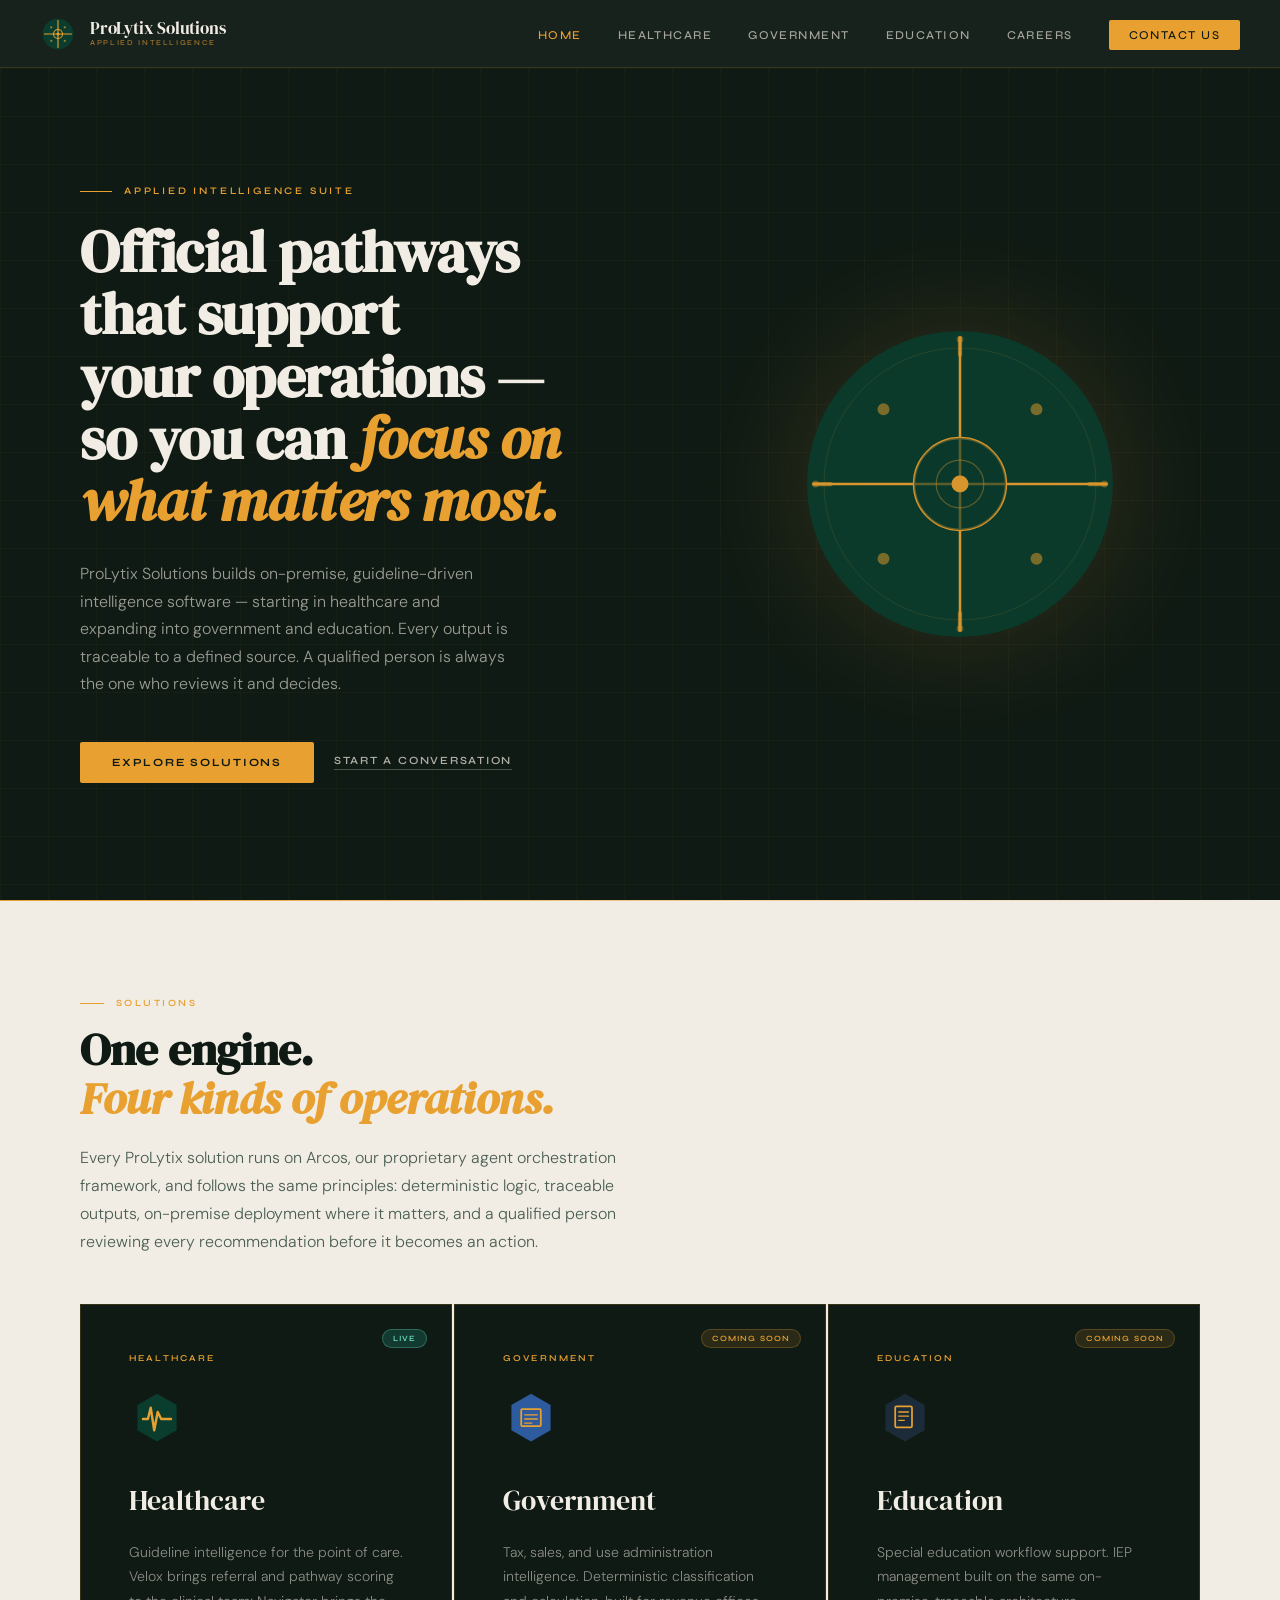
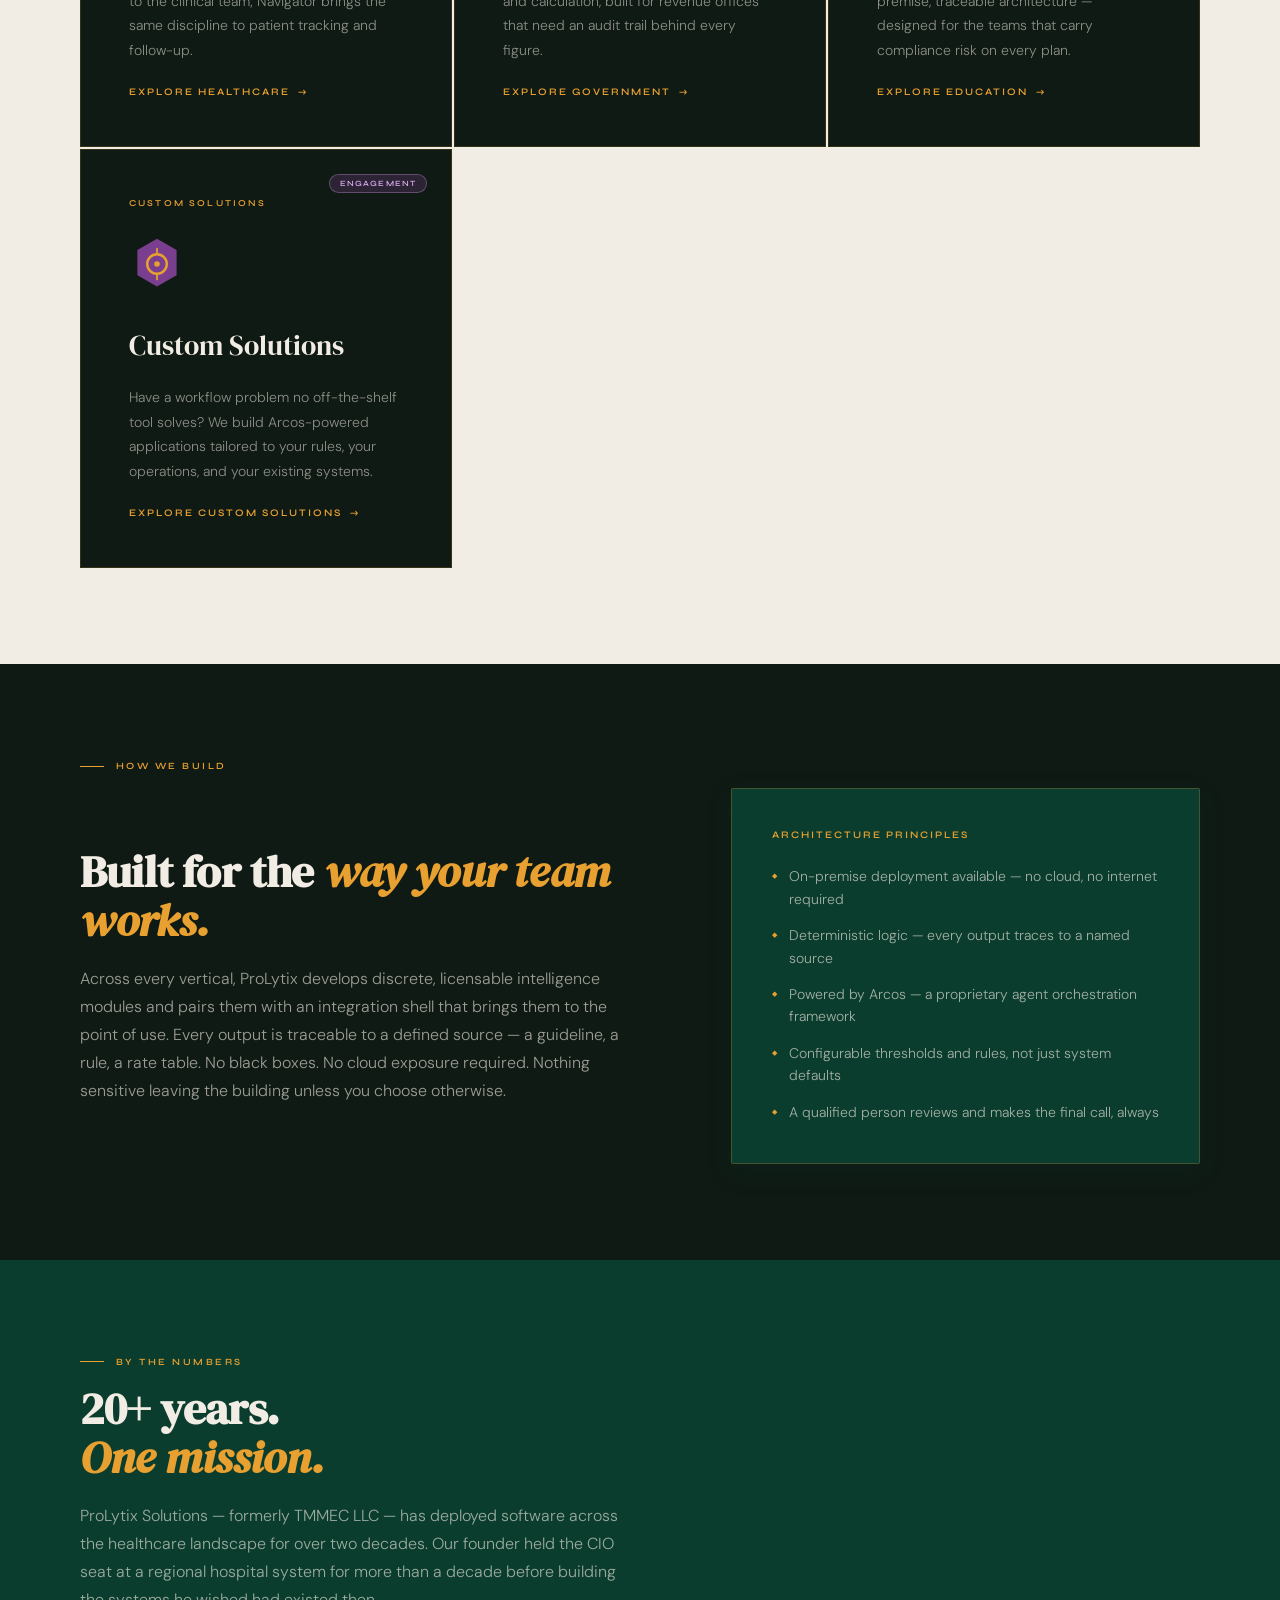
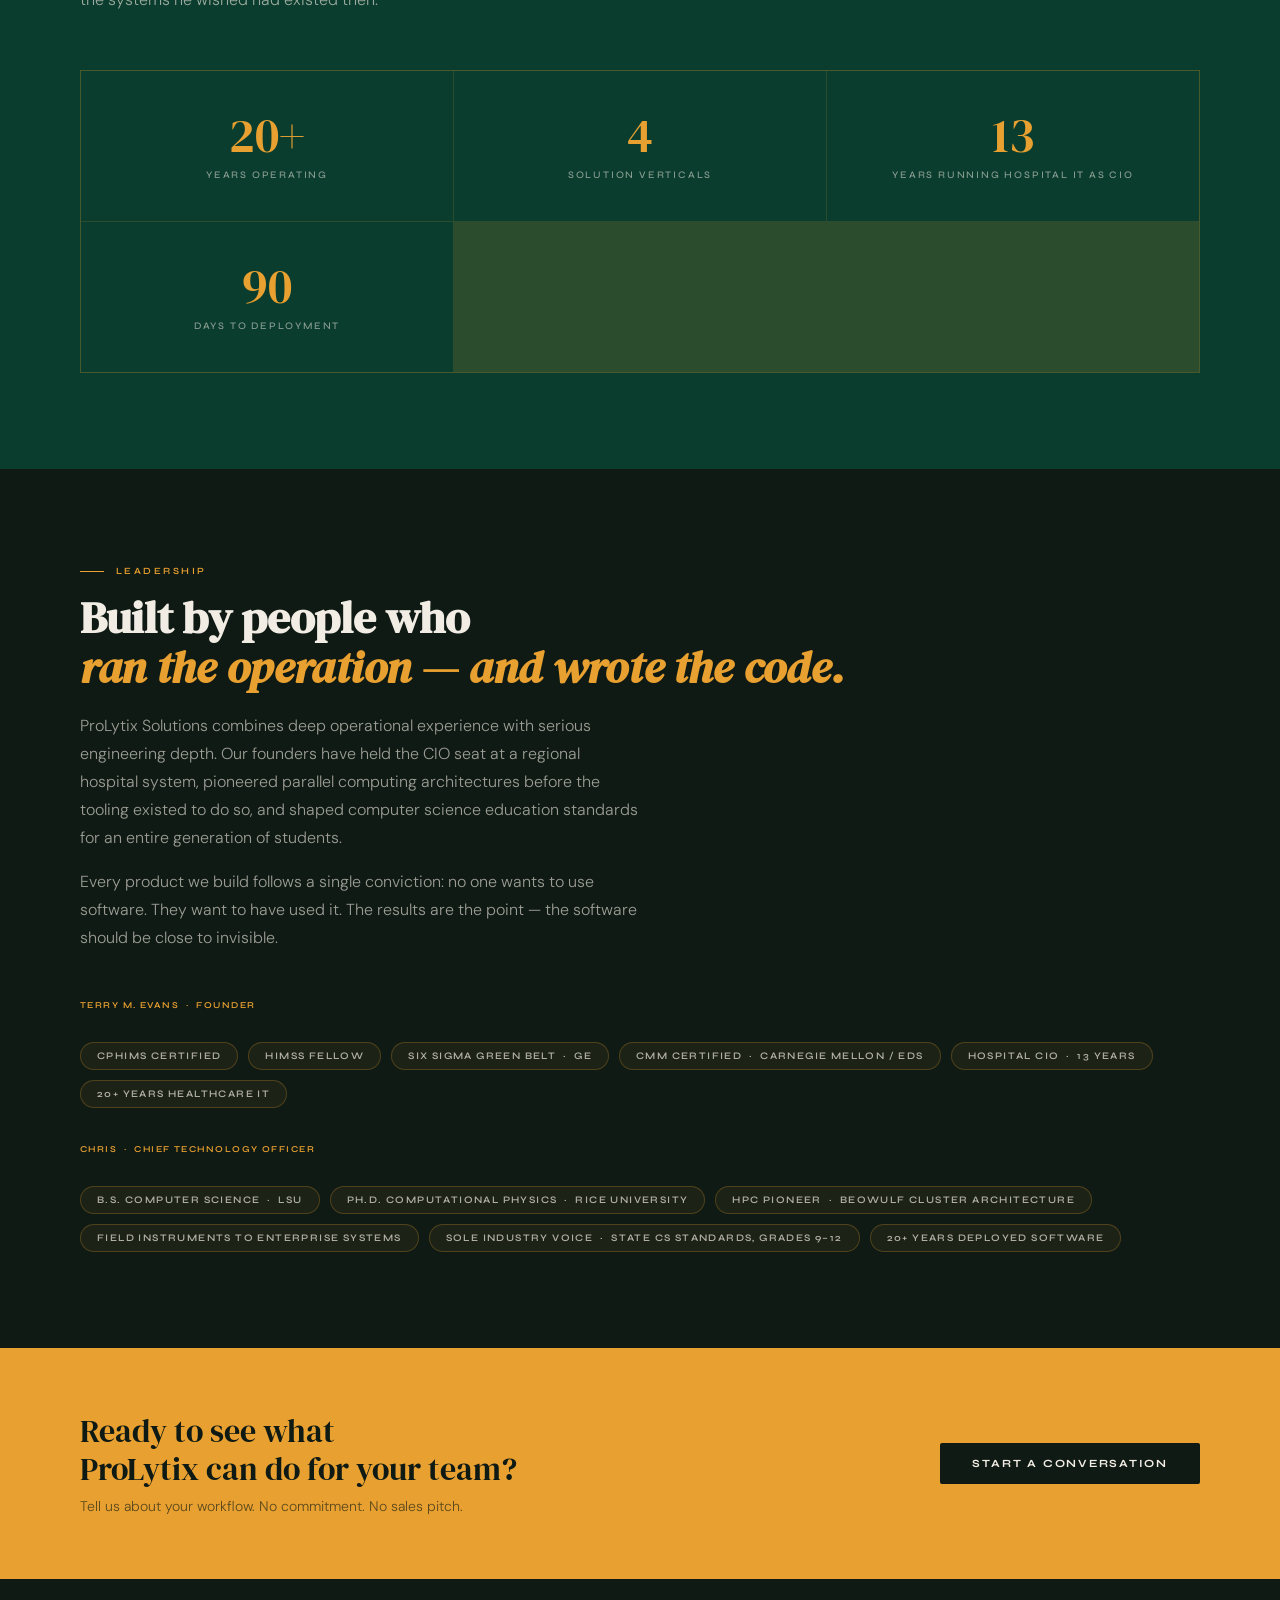
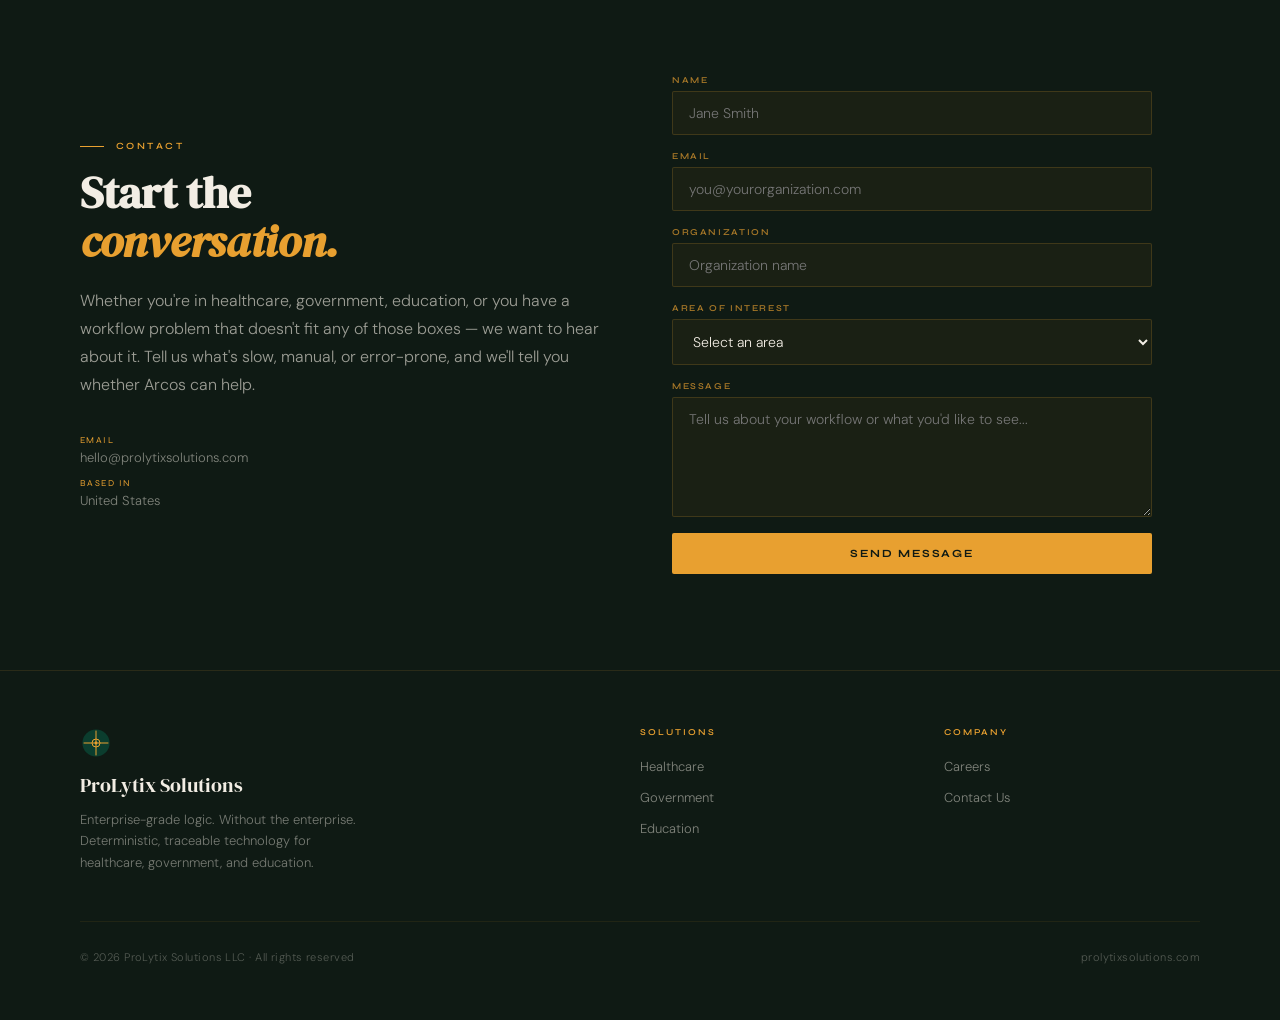
<file: index.html>
<!DOCTYPE html>
<html lang="en">
<head>
  <meta charset="UTF-8">
  <meta name="viewport" content="width=device-width, initial-scale=1.0">
  <meta name="description" content="ProLytix Solutions — Guideline-driven intelligence software for healthcare, government, and education. On-premise, traceable, human-reviewed.">
  <title>ProLytix Solutions — Applied Intelligence Suite</title>
  <link rel="stylesheet" href="style.css">
  <!-- Favicon inline SVG via data URI -->
  <link rel="icon" type="image/svg+xml" href="data:image/svg+xml,%3Csvg xmlns='http://www.w3.org/2000/svg' viewBox='0 0 32 32'%3E%3Ccircle cx='16' cy='16' r='15' fill='%230B3D2E'/%3E%3Cline x1='16' y1='3' x2='16' y2='29' stroke='%23E8A030' stroke-width='2' stroke-linecap='round'/%3E%3Cline x1='3' y1='16' x2='29' y2='16' stroke='%23E8A030' stroke-width='2' stroke-linecap='round'/%3E%3Ccircle cx='16' cy='16' r='5' stroke='%23E8A030' stroke-width='2' fill='none'/%3E%3Ccircle cx='16' cy='16' r='2' fill='%23E8A030'/%3E%3C/svg%3E">
  <!-- Google Search Console — replace content value with your verification code -->
  <meta name="google-site-verification" content="PASTE_YOUR_VERIFICATION_CODE_HERE">
</head>
<body class="page-body">

<!-- Shared navigation -->
<script src="nav.js"></script>


<!-- ════════════════════════════════════════ -->
<!-- HERO -->
<!-- ════════════════════════════════════════ -->
<section class="hero">
  <div class="hero-content">
    <div class="hero-eyebrow">Applied Intelligence Suite</div>
    <h1 class="hero-headline">
      Official pathways that support<br>
      your operations — so you can <em>focus on what matters most.</em>
    </h1>
    <p class="hero-body">
      ProLytix Solutions builds on-premise, guideline-driven intelligence software — starting in healthcare and expanding into government and education. Every output is traceable to a defined source. A qualified person is always the one who reviews it and decides.
    </p>
    <div class="hero-actions">
      <a href="#solutions" class="btn-primary">Explore Solutions</a>
      <a href="#contact" class="btn-ghost">Start a conversation</a>
    </div>
  </div>

  <div class="hero-visual">
    <!-- Large Meridian Circle -->
    <svg class="mark-large" viewBox="0 0 400 400" fill="none" xmlns="http://www.w3.org/2000/svg">
      <!-- Outer ring -->
      <circle cx="200" cy="200" r="180" fill="#0B3D2E"/>
      <!-- Faint second ring -->
      <circle cx="200" cy="200" r="160" stroke="#E8A030" stroke-width=".8" fill="none" opacity=".2"/>
      <!-- Meridian lines -->
      <line x1="200" y1="28" x2="200" y2="372" stroke="#E8A030" stroke-width="3" stroke-linecap="round"/>
      <line x1="28" y1="200" x2="372" y2="200" stroke="#E8A030" stroke-width="3" stroke-linecap="round"/>
      <!-- Tick marks on meridian -->
      <line x1="200" y1="28" x2="200" y2="48" stroke="#E8A030" stroke-width="5" stroke-linecap="round" opacity=".6"/>
      <line x1="200" y1="352" x2="200" y2="372" stroke="#E8A030" stroke-width="5" stroke-linecap="round" opacity=".6"/>
      <line x1="28" y1="200" x2="48" y2="200" stroke="#E8A030" stroke-width="5" stroke-linecap="round" opacity=".6"/>
      <line x1="352" y1="200" x2="372" y2="200" stroke="#E8A030" stroke-width="5" stroke-linecap="round" opacity=".6"/>
      <!-- Inner circle -->
      <circle cx="200" cy="200" r="54" stroke="#E8A030" stroke-width="3" fill="none"/>
      <!-- Inner ring fill, faint -->
      <circle cx="200" cy="200" r="54" fill="#0B3D2E" opacity=".6"/>
      <!-- Micro inner ring -->
      <circle cx="200" cy="200" r="28" stroke="#E8A030" stroke-width="1.5" fill="none" opacity=".4"/>
      <!-- Center dot -->
      <circle cx="200" cy="200" r="10" fill="#E8A030"/>
      <!-- Quadrant dots -->
      <circle cx="290" cy="112" r="7" fill="#E8A030" opacity=".55"/>
      <circle cx="110" cy="112" r="7" fill="#E8A030" opacity=".55"/>
      <circle cx="290" cy="288" r="7" fill="#E8A030" opacity=".55"/>
      <circle cx="110" cy="288" r="7" fill="#E8A030" opacity=".55"/>
      <!-- Outer arc decorations — subtle -->
      <circle cx="200" cy="30" r="4" fill="#E8A030" opacity=".35"/>
      <circle cx="200" cy="370" r="4" fill="#E8A030" opacity=".35"/>
      <circle cx="30" cy="200" r="4" fill="#E8A030" opacity=".35"/>
      <circle cx="370" cy="200" r="4" fill="#E8A030" opacity=".35"/>
    </svg>
  </div>
</section>

<div class="amber-rule"></div>


<!-- ════════════════════════════════════════ -->
<!-- SOLUTIONS -->
<!-- ════════════════════════════════════════ -->
<section class="section section-pale" id="solutions">
  <div class="section-label">Solutions</div>
  <h2 class="section-headline">One engine.<br><em>Four kinds of operations.</em></h2>
  <p class="section-body">
    Every ProLytix solution runs on Arcos, our proprietary agent orchestration framework, and follows the same principles: deterministic logic, traceable outputs, on-premise deployment where it matters, and a qualified person reviewing every recommendation before it becomes an action.
  </p>

  <div class="solutions-grid">

    <a href="healthcare.html" class="product-card">
      <span class="status-pill status-live">Live</span>
      <div class="product-card-eyebrow">Healthcare</div>
      <div style="margin:4px 0 8px;">
        <svg width="56" height="56" viewBox="0 0 80 80" fill="none">
          <polygon points="40,4 68,20 68,56 40,72 12,56 12,20" fill="#0B3D2E"/>
          <polyline points="20,40 27,40 31,24 36,56 41,30 46,40 60,40" stroke="#E8A030" stroke-width="3.5" stroke-linecap="round" stroke-linejoin="round" fill="none"/>
        </svg>
      </div>
      <div class="product-card-title">Healthcare</div>
      <p class="product-card-body">Guideline intelligence for the point of care. Velox brings referral and pathway scoring to the clinical team; Navigator brings the same discipline to patient tracking and follow-up.</p>
      <div class="product-card-link">Explore Healthcare</div>
    </a>

    <a href="government.html" class="product-card">
      <span class="status-pill status-soon">Coming Soon</span>
      <div class="product-card-eyebrow">Government</div>
      <div style="margin:4px 0 8px;">
        <svg width="56" height="56" viewBox="0 0 80 80" fill="none">
          <polygon points="40,4 68,20 68,56 40,72 12,56 12,20" fill="#2E5A9E"/>
          <rect x="26" y="26" width="28" height="24" rx="1.5" stroke="#E8A030" stroke-width="2.5" fill="none"/>
          <line x1="31" y1="34" x2="49" y2="34" stroke="#E8A030" stroke-width="1.8" stroke-linecap="round"/>
          <line x1="31" y1="40" x2="49" y2="40" stroke="#E8A030" stroke-width="1.8" stroke-linecap="round"/>
          <line x1="31" y1="46" x2="41" y2="46" stroke="#E8A030" stroke-width="1.8" stroke-linecap="round"/>
        </svg>
      </div>
      <div class="product-card-title">Government</div>
      <p class="product-card-body">Tax, sales, and use administration intelligence. Deterministic classification and calculation, built for revenue offices that need an audit trail behind every figure.</p>
      <div class="product-card-link">Explore Government</div>
    </a>

    <a href="education.html" class="product-card">
      <span class="status-pill status-soon">Coming Soon</span>
      <div class="product-card-eyebrow">Education</div>
      <div style="margin:4px 0 8px;">
        <svg width="56" height="56" viewBox="0 0 80 80" fill="none">
          <polygon points="40,4 68,20 68,56 40,72 12,56 12,20" fill="#1C2B3A"/>
          <rect x="26" y="22" width="24" height="30" rx="2" stroke="#E8A030" stroke-width="2.5" fill="none"/>
          <line x1="31" y1="30" x2="45" y2="30" stroke="#E8A030" stroke-width="1.8" stroke-linecap="round"/>
          <line x1="31" y1="36" x2="45" y2="36" stroke="#E8A030" stroke-width="1.8" stroke-linecap="round"/>
          <line x1="31" y1="42" x2="39" y2="42" stroke="#E8A030" stroke-width="1.8" stroke-linecap="round"/>
        </svg>
      </div>
      <div class="product-card-title">Education</div>
      <p class="product-card-body">Special education workflow support. IEP management built on the same on-premise, traceable architecture — designed for the teams that carry compliance risk on every plan.</p>
      <div class="product-card-link">Explore Education</div>
    </a>

    <a href="custom-solutions.html" class="product-card">
      <span class="status-pill status-service">Engagement</span>
      <div class="product-card-eyebrow">Custom Solutions</div>
      <div style="margin:4px 0 8px;">
        <svg width="56" height="56" viewBox="0 0 80 80" fill="none">
          <polygon points="40,4 68,20 68,56 40,72 12,56 12,20" fill="#7A3E8E"/>
          <circle cx="40" cy="40" r="14" stroke="#E8A030" stroke-width="3.5" fill="none"/>
          <circle cx="40" cy="40" r="4" fill="#E8A030"/>
          <line x1="40" y1="18" x2="40" y2="26" stroke="#E8A030" stroke-width="2.5" stroke-linecap="round"/>
          <line x1="40" y1="54" x2="40" y2="62" stroke="#E8A030" stroke-width="2.5" stroke-linecap="round"/>
        </svg>
      </div>
      <div class="product-card-title">Custom Solutions</div>
      <p class="product-card-body">Have a workflow problem no off-the-shelf tool solves? We build Arcos-powered applications tailored to your rules, your operations, and your existing systems.</p>
      <div class="product-card-link">Explore Custom Solutions</div>
    </a>

  </div>
</section>


<!-- ════════════════════════════════════════ -->
<!-- HOW WE BUILD -->
<!-- ════════════════════════════════════════ -->
<section class="section section-dark" id="platform">
  <div class="section-label">How We Build</div>
  <div class="two-col-narrow">
    <div>
      <h2 class="section-headline">Built for the <em>way your team works.</em></h2>
      <p class="section-body">
        Across every vertical, ProLytix develops discrete, licensable intelligence modules and pairs them with an integration shell that brings them to the point of use. Every output is traceable to a defined source — a guideline, a rule, a rate table. No black boxes. No cloud exposure required. Nothing sensitive leaving the building unless you choose otherwise.
      </p>
    </div>
    <div class="arch-panel">
      <div class="arch-panel-title">Architecture Principles</div>
      <ul class="arch-list">
        <li>On-premise deployment available — no cloud, no internet required</li>
        <li>Deterministic logic — every output traces to a named source</li>
        <li>Powered by Arcos — a proprietary agent orchestration framework</li>
        <li>Configurable thresholds and rules, not just system defaults</li>
        <li>A qualified person reviews and makes the final call, always</li>
      </ul>
    </div>
  </div>
</section>


<!-- ════════════════════════════════════════ -->
<!-- STATS -->
<!-- ════════════════════════════════════════ -->
<section class="section section-forest" id="about">
  <div class="section-label">By the Numbers</div>
  <h2 class="section-headline">20+ years.<br><em>One mission.</em></h2>
  <p class="section-body">
    ProLytix Solutions — formerly TMMEC LLC — has deployed software across the healthcare landscape for over two decades. Our founder held the CIO seat at a regional hospital system for more than a decade before building the systems he wished had existed then.
  </p>

  <div class="stat-row">
    <div class="stat">
      <div class="stat-number">20+</div>
      <div class="stat-label">Years Operating</div>
    </div>
    <div class="stat">
      <div class="stat-number">4</div>
      <div class="stat-label">Solution Verticals</div>
    </div>
    <div class="stat">
      <div class="stat-number">13</div>
      <div class="stat-label">Years Running Hospital IT as CIO</div>
    </div>
    <div class="stat">
      <div class="stat-number">90</div>
      <div class="stat-label">Days to Deployment</div>
    </div>
  </div>
</section>


<!-- ════════════════════════════════════════ -->
<!-- LEADERSHIP -->
<!-- ════════════════════════════════════════ -->
<section class="section section-dark" id="leadership">
  <div class="section-label">Leadership</div>
  <h2 class="section-headline">Built by people who<br><em>ran the operation — and wrote the code.</em></h2>
  <p class="section-body">
    ProLytix Solutions combines deep operational experience with serious engineering depth. Our founders have held the CIO seat at a regional hospital system, pioneered parallel computing architectures before the tooling existed to do so, and shaped computer science education standards for an entire generation of students.
  </p>
  <p class="section-body" style="margin-top:16px;">
    Every product we build follows a single conviction: no one wants to use software. They want to have used it. The results are the point — the software should be close to invisible.
  </p>

  <div style="margin-top:48px; display:flex; flex-direction:column; gap:36px;">

    <div>
      <div style="font-family:'Syne',sans-serif; font-size:9px; font-weight:600; letter-spacing:.16em; text-transform:uppercase; color:var(--amber); margin-bottom:12px;">Terry M. Evans &nbsp;·&nbsp; Founder</div>
      <div class="module-grid">
        <span class="module-pill">CPHIMS Certified</span>
        <span class="module-pill">HIMSS Fellow</span>
        <span class="module-pill">Six Sigma Green Belt &nbsp;·&nbsp; GE</span>
        <span class="module-pill">CMM Certified &nbsp;·&nbsp; Carnegie Mellon / EDS</span>
        <span class="module-pill">Hospital CIO &nbsp;·&nbsp; 13 Years</span>
        <span class="module-pill">20+ Years Healthcare IT</span>
      </div>
    </div>

    <div>
      <div style="font-family:'Syne',sans-serif; font-size:9px; font-weight:600; letter-spacing:.16em; text-transform:uppercase; color:var(--amber); margin-bottom:12px;">Chris &nbsp;·&nbsp; Chief Technology Officer</div>
      <div class="module-grid">
        <span class="module-pill">B.S. Computer Science &nbsp;·&nbsp; LSU</span>
        <span class="module-pill">Ph.D. Computational Physics &nbsp;·&nbsp; Rice University</span>
        <span class="module-pill">HPC Pioneer &nbsp;·&nbsp; Beowulf Cluster Architecture</span>
        <span class="module-pill">Field Instruments to Enterprise Systems</span>
        <span class="module-pill">Sole Industry Voice &nbsp;·&nbsp; State CS Standards, Grades 9–12</span>
        <span class="module-pill">20+ Years Deployed Software</span>
      </div>
    </div>

  </div>
</section>


<!-- ════════════════════════════════════════ -->
<!-- CTA -->
<!-- ════════════════════════════════════════ -->
<div class="cta-band">
  <div>
    <div class="cta-band-text">Ready to see what<br>ProLytix can do for your team?</div>
    <p style="font-size:14px; color:rgba(15,26,20,.65); margin-top:8px; font-weight:300;">Tell us about your workflow. No commitment. No sales pitch.</p>
  </div>
  <a href="mailto:hello@prolytixsolutions.com" class="btn-dark">Start a Conversation</a>
</div>


<!-- ════════════════════════════════════════ -->
<!-- CONTACT FORM -->
<!-- ════════════════════════════════════════ -->
<section class="section section-dark" id="contact">
  <div class="two-col">
    <div>
      <div class="section-label">Contact</div>
      <h2 class="section-headline">Start the<br><em>conversation.</em></h2>
      <p class="section-body" style="margin-top:16px;">
        Whether you're in healthcare, government, education, or you have a workflow problem that doesn't fit any of those boxes — we want to hear about it. Tell us what's slow, manual, or error-prone, and we'll tell you whether Arcos can help.
      </p>
      <div style="margin-top:36px; display:flex; flex-direction:column; gap:12px;">
        <div style="font-size:13px; color:rgba(242,237,228,.5); font-weight:300;">
          <span style="color:var(--amber); font-family:'Syne',sans-serif; font-size:9px; letter-spacing:.16em; text-transform:uppercase; display:block; margin-bottom:4px;">Email</span>
          hello@prolytixsolutions.com
        </div>
        <div style="font-size:13px; color:rgba(242,237,228,.5); font-weight:300;">
          <span style="color:var(--amber); font-family:'Syne',sans-serif; font-size:9px; letter-spacing:.16em; text-transform:uppercase; display:block; margin-bottom:4px;">Based In</span>
          United States
        </div>
      </div>
    </div>

    <form class="contact-form" action="mailto:hello@prolytixsolutions.com" method="post" enctype="text/plain">
      <div class="form-group">
        <label class="form-label" for="name">Name</label>
        <input class="form-input" type="text" id="name" name="name" placeholder="Jane Smith" required>
      </div>
      <div class="form-group">
        <label class="form-label" for="email">Email</label>
        <input class="form-input" type="email" id="email" name="email" placeholder="you@yourorganization.com" required>
      </div>
      <div class="form-group">
        <label class="form-label" for="org">Organization</label>
        <input class="form-input" type="text" id="org" name="org" placeholder="Organization name">
      </div>
      <div class="form-group">
        <label class="form-label" for="area">Area of Interest</label>
        <select class="form-select" id="area" name="area">
          <option value="">Select an area</option>
          <option>Healthcare — Velox</option>
          <option>Healthcare — Navigator</option>
          <option>Government — Tax, Sales &amp; Use</option>
          <option>Education — IEP Management</option>
          <option>Custom Solutions</option>
          <option>Careers</option>
          <option>Other</option>
        </select>
      </div>
      <div class="form-group">
        <label class="form-label" for="message">Message</label>
        <textarea class="form-textarea" id="message" name="message" placeholder="Tell us about your workflow or what you'd like to see..."></textarea>
      </div>
      <button type="submit" class="btn-primary" style="width:100%; text-align:center; border:none; cursor:pointer; font-size:11px; padding:14px;">Send Message</button>
    </form>
  </div>
</section>


<!-- Shared footer -->
<script src="footer.js"></script>

</body>
</html>
</file>
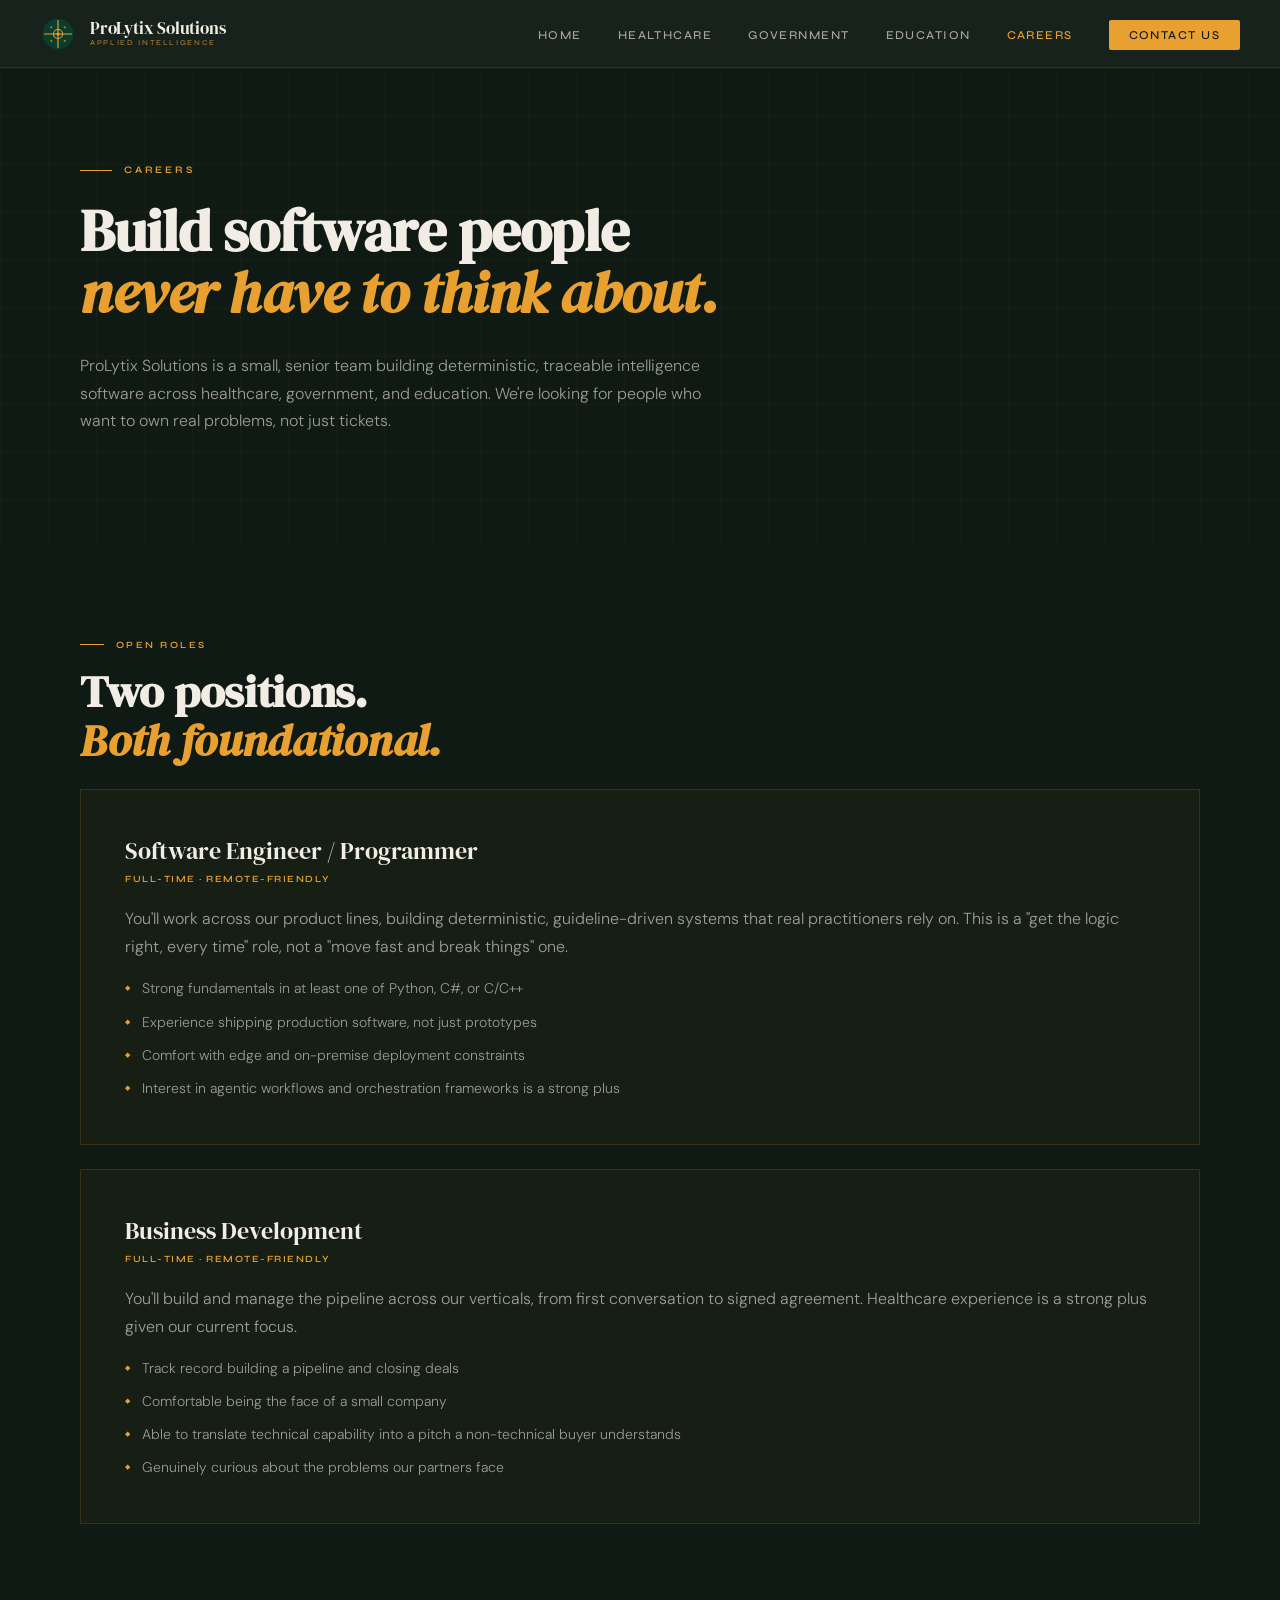
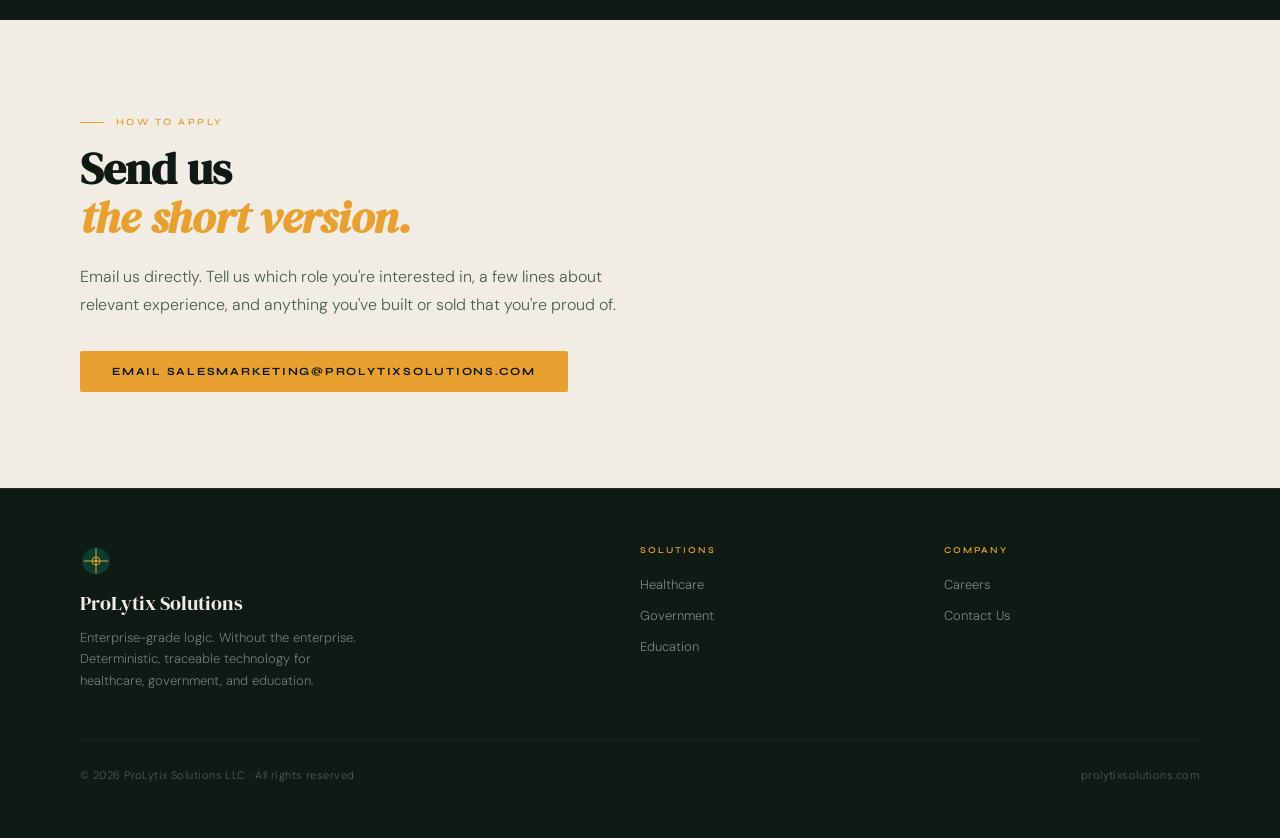
<file: careers.html>
<!DOCTYPE html>
<html lang="en">
<head>
  <meta charset="UTF-8">
  <meta name="viewport" content="width=device-width, initial-scale=1.0">
  <meta name="description" content="Careers at ProLytix Solutions: we're hiring a programmer and a business development lead to help build deterministic, traceable intelligence software.">
  <title>Careers · ProLytix Solutions</title>
  <link rel="stylesheet" href="style.css">
  <link rel="icon" type="image/svg+xml" href="data:image/svg+xml,%3Csvg xmlns='http://www.w3.org/2000/svg' viewBox='0 0 32 32'%3E%3Ccircle cx='16' cy='16' r='15' fill='%230B3D2E'/%3E%3Cline x1='16' y1='3' x2='16' y2='29' stroke='%23E8A030' stroke-width='2' stroke-linecap='round'/%3E%3Cline x1='3' y1='16' x2='29' y2='16' stroke='%23E8A030' stroke-width='2' stroke-linecap='round'/%3E%3Ccircle cx='16' cy='16' r='5' stroke='%23E8A030' stroke-width='2' fill='none'/%3E%3Ccircle cx='16' cy='16' r='2' fill='%23E8A030'/%3E%3C/svg%3E">
  <meta name="google-site-verification" content="PASTE_YOUR_VERIFICATION_CODE_HERE">
</head>
<body class="page-body">

<script src="nav.js"></script>


<!-- ════════════════════════════════════════ -->
<!-- HERO -->
<!-- ════════════════════════════════════════ -->
<section class="hero" style="min-height:auto; grid-template-columns:1fr;">
  <div class="hero-content" style="padding:96px 80px 64px;">
    <div class="hero-eyebrow">Careers</div>
    <h1 class="hero-headline">
      Build software people<br><em>never have to think about.</em>
    </h1>
    <p class="hero-body" style="max-width:640px;">
      ProLytix Solutions is a small, senior team building deterministic, traceable intelligence software across healthcare, government, and education. We're looking for people who want to own real problems, not just tickets.
    </p>
  </div>
</section>


<!-- ════════════════════════════════════════ -->
<!-- OPEN ROLES -->
<!-- ════════════════════════════════════════ -->
<section class="section section-dark">
  <div class="section-label">Open Roles</div>
  <h2 class="section-headline">Two positions.<br><em>Both foundational.</em></h2>

  <div class="role-card">
    <div class="role-card-title">Software Engineer / Programmer</div>
    <div class="role-card-meta">Full-Time · Remote-Friendly</div>
    <p class="section-body" style="max-width:none;">
      You'll work across our product lines, building deterministic, guideline-driven systems that real practitioners rely on. This is a "get the logic right, every time" role, not a "move fast and break things" one.
    </p>
    <ul class="role-card-list">
      <li>Strong fundamentals in at least one of Python, C#, or C/C++</li>
      <li>Experience shipping production software, not just prototypes</li>
      <li>Comfort with edge and on-premise deployment constraints</li>
      <li>Interest in agentic workflows and orchestration frameworks is a strong plus</li>
    </ul>
  </div>

  <div class="role-card">
    <div class="role-card-title">Business Development</div>
    <div class="role-card-meta">Full-Time · Remote-Friendly</div>
    <p class="section-body" style="max-width:none;">
      You'll build and manage the pipeline across our verticals, from first conversation to signed agreement. Healthcare experience is a strong plus given our current focus.
    </p>
    <ul class="role-card-list">
      <li>Track record building a pipeline and closing deals</li>
      <li>Comfortable being the face of a small company</li>
      <li>Able to translate technical capability into a pitch a non-technical buyer understands</li>
      <li>Genuinely curious about the problems our partners face</li>
    </ul>
  </div>
</section>


<!-- ════════════════════════════════════════ -->
<!-- HOW TO APPLY -->
<!-- ════════════════════════════════════════ -->
<section class="section section-pale">
  <div class="section-label">How To Apply</div>
  <h2 class="section-headline">Send us<br><em>the short version.</em></h2>
  <p class="section-body">
    Email us directly. Tell us which role you're interested in, a few lines about relevant experience, and anything you've built or sold that you're proud of.
  </p>
  <a href="mailto:salesmarketing@prolytixsolutions.com?subject=Careers%20Inquiry" class="btn-primary" style="display:inline-block; margin-top:32px;">Email salesmarketing@prolytixsolutions.com</a>
</section>


<script src="footer.js"></script>

</body>
</html>
</file>
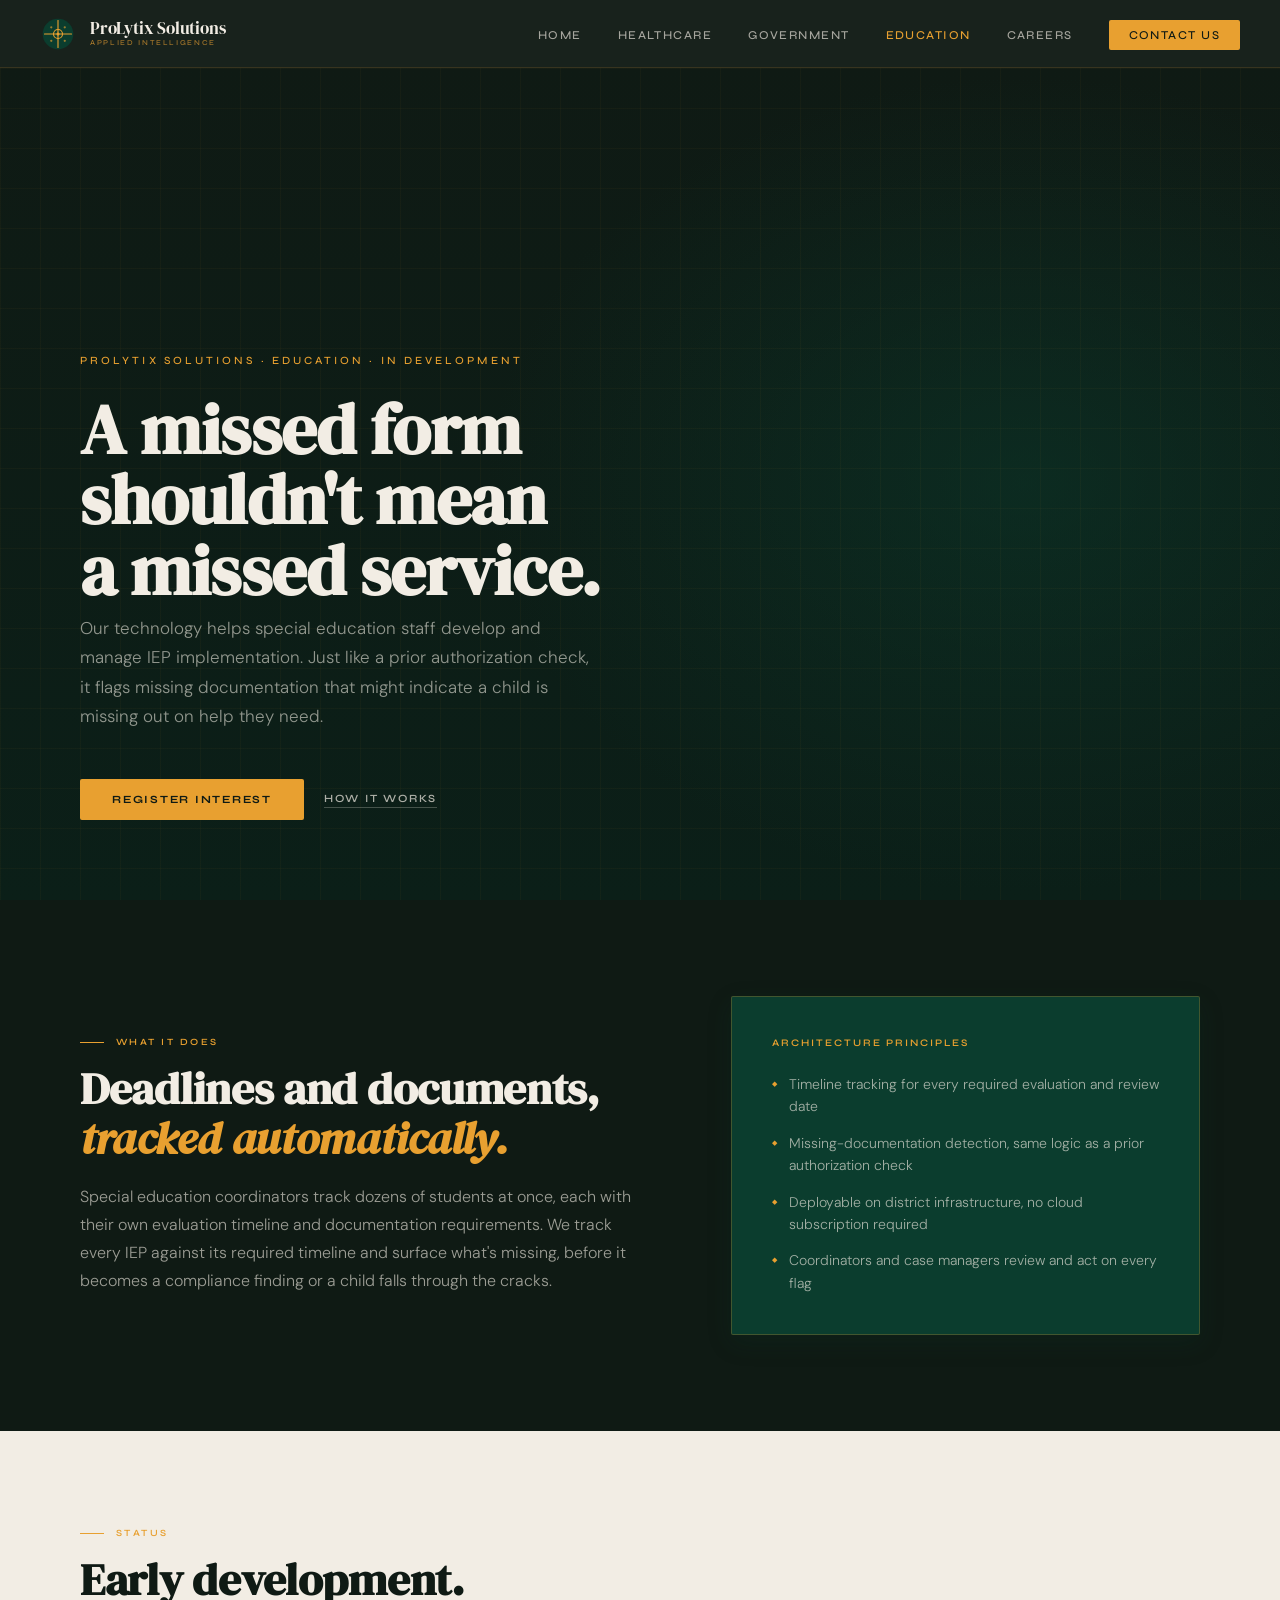
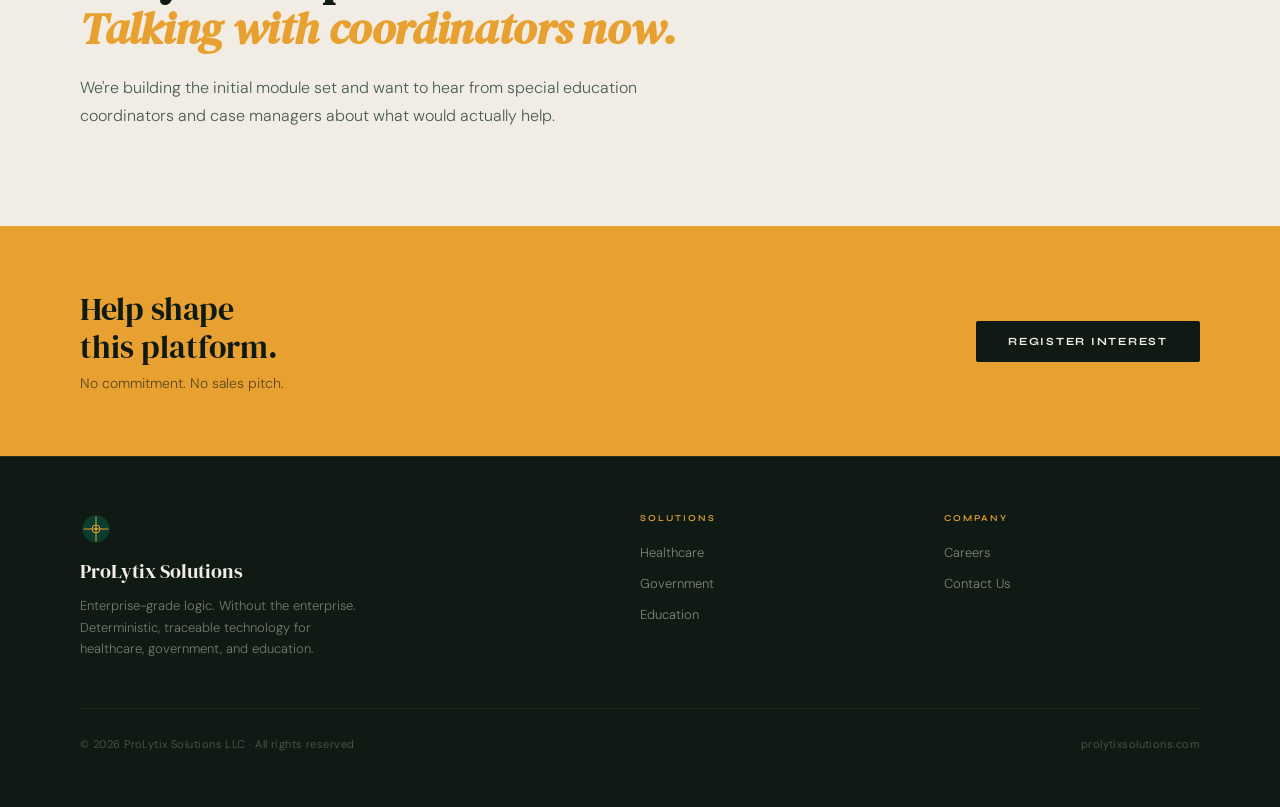
<file: education.html>
<!DOCTYPE html>
<html lang="en">
<head>
  <meta charset="UTF-8">
  <meta name="viewport" content="width=device-width, initial-scale=1.0">
  <meta name="description" content="ProLytix Solutions Education: IEP management that flags missing documentation before a child misses out on services they are entitled to.">
  <title>Education · ProLytix Solutions</title>
  <link rel="stylesheet" href="style.css">
  <link rel="icon" type="image/svg+xml" href="data:image/svg+xml,%3Csvg xmlns='http://www.w3.org/2000/svg' viewBox='0 0 32 32'%3E%3Ccircle cx='16' cy='16' r='15' fill='%230B3D2E'/%3E%3Cline x1='16' y1='3' x2='16' y2='29' stroke='%23E8A030' stroke-width='2' stroke-linecap='round'/%3E%3Cline x1='3' y1='16' x2='29' y2='16' stroke='%23E8A030' stroke-width='2' stroke-linecap='round'/%3E%3Ccircle cx='16' cy='16' r='5' stroke='%23E8A030' stroke-width='2' fill='none'/%3E%3Ccircle cx='16' cy='16' r='2' fill='%23E8A030'/%3E%3C/svg%3E">
  <meta name="google-site-verification" content="PASTE_YOUR_VERIFICATION_CODE_HERE">
</head>
<body class="page-body">

<script src="nav.js"></script>


<!-- ════════════════════════════════════════ -->
<!-- HERO -->
<!-- ════════════════════════════════════════ -->
<section class="velox-hero">
  <div class="velox-hero-bg"></div>
  <div class="velox-hero-grid"></div>
  <div class="velox-hero-content">
    <div class="velox-hero-tagline">ProLytix Solutions · Education · In Development</div>
    <h1 class="velox-hero-title">A missed form shouldn't mean<br>a missed service.</h1>
    <p class="velox-hero-body">
      Our technology helps special education staff develop and manage IEP implementation. Just like a prior authorization check, it flags missing documentation that might indicate a child is missing out on help they need.
    </p>
    <div class="hero-actions">
      <a href="index.html#contact" class="btn-primary">Register Interest</a>
      <a href="#how" class="btn-ghost">How it works</a>
    </div>
  </div>
</section>


<!-- ════════════════════════════════════════ -->
<!-- WHAT IT DOES -->
<!-- ════════════════════════════════════════ -->
<section class="section section-dark" id="how">
  <div class="two-col-narrow">
    <div>
      <div class="section-label">What It Does</div>
      <h2 class="section-headline">Deadlines and documents,<br><em>tracked automatically.</em></h2>
      <p class="section-body">
        Special education coordinators track dozens of students at once, each with their own evaluation timeline and documentation requirements. We track every IEP against its required timeline and surface what's missing, before it becomes a compliance finding or a child falls through the cracks.
      </p>
    </div>
    <div class="arch-panel">
      <div class="arch-panel-title">Architecture Principles</div>
      <ul class="arch-list">
        <li>Timeline tracking for every required evaluation and review date</li>
        <li>Missing-documentation detection, same logic as a prior authorization check</li>
        <li>Deployable on district infrastructure, no cloud subscription required</li>
        <li>Coordinators and case managers review and act on every flag</li>
      </ul>
    </div>
  </div>
</section>


<!-- ════════════════════════════════════════ -->
<!-- STATUS -->
<!-- ════════════════════════════════════════ -->
<section class="section section-pale">
  <div class="section-label">Status</div>
  <h2 class="section-headline">Early development.<br><em>Talking with coordinators now.</em></h2>
  <p class="section-body">
    We're building the initial module set and want to hear from special education coordinators and case managers about what would actually help.
  </p>
</section>


<!-- ════════════════════════════════════════ -->
<!-- CTA -->
<!-- ════════════════════════════════════════ -->
<div class="cta-band">
  <div>
    <div class="cta-band-text">Help shape<br>this platform.</div>
    <p style="font-size:14px; color:rgba(15,26,20,.65); margin-top:8px; font-weight:300;">No commitment. No sales pitch.</p>
  </div>
  <a href="index.html#contact" class="btn-dark">Register Interest</a>
</div>


<script src="footer.js"></script>

</body>
</html>
</file>
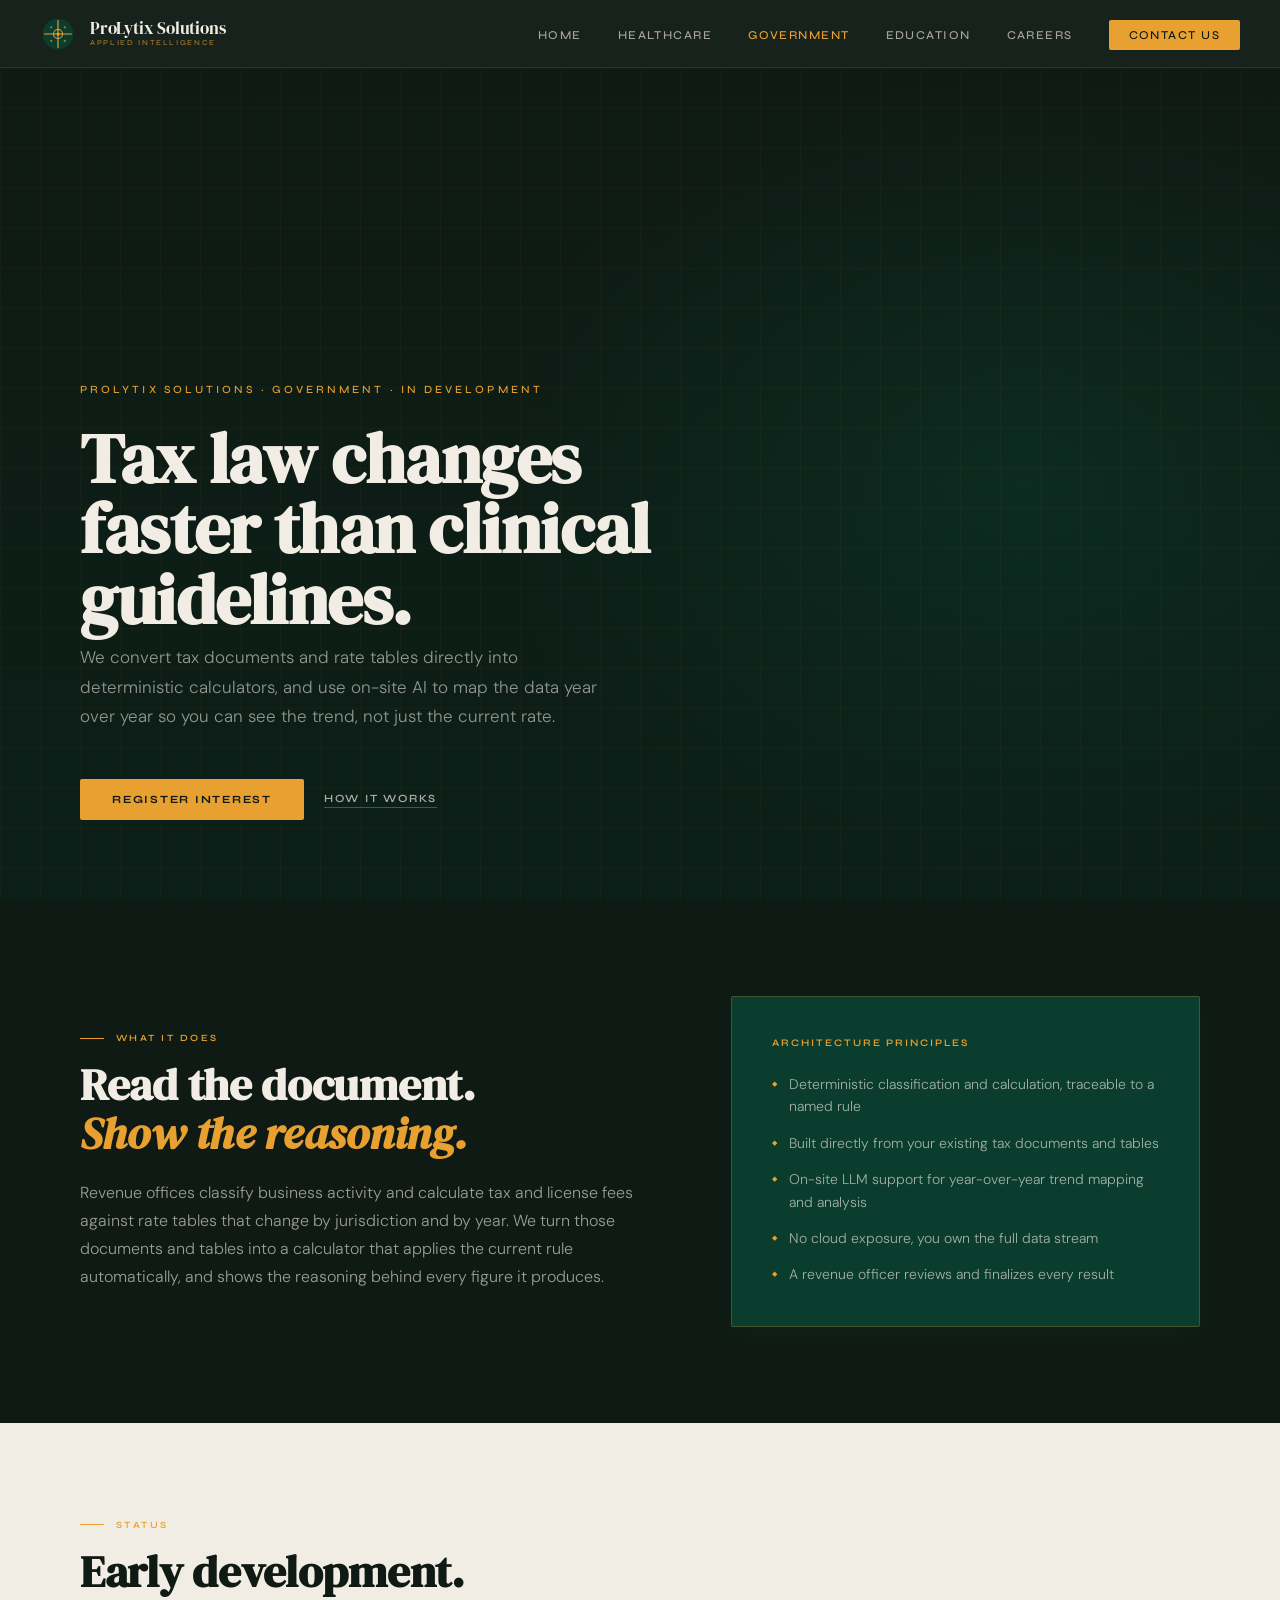
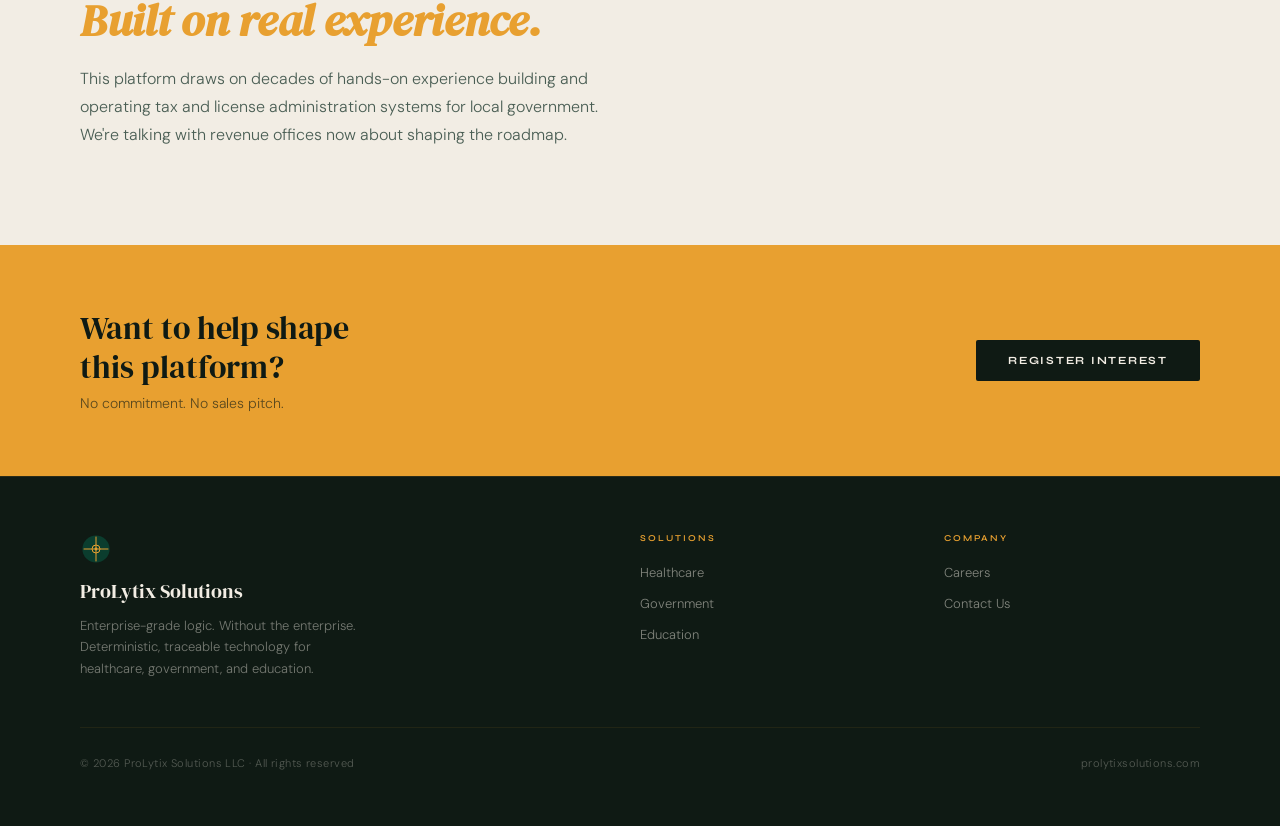
<file: government.html>
<!DOCTYPE html>
<html lang="en">
<head>
  <meta charset="UTF-8">
  <meta name="viewport" content="width=device-width, initial-scale=1.0">
  <meta name="description" content="ProLytix Solutions Government: deterministic tax, sales, and use calculators built from your own documents, with on-site trend analysis and no cloud exposure.">
  <title>Government · ProLytix Solutions</title>
  <link rel="stylesheet" href="style.css">
  <link rel="icon" type="image/svg+xml" href="data:image/svg+xml,%3Csvg xmlns='http://www.w3.org/2000/svg' viewBox='0 0 32 32'%3E%3Ccircle cx='16' cy='16' r='15' fill='%230B3D2E'/%3E%3Cline x1='16' y1='3' x2='16' y2='29' stroke='%23E8A030' stroke-width='2' stroke-linecap='round'/%3E%3Cline x1='3' y1='16' x2='29' y2='16' stroke='%23E8A030' stroke-width='2' stroke-linecap='round'/%3E%3Ccircle cx='16' cy='16' r='5' stroke='%23E8A030' stroke-width='2' fill='none'/%3E%3Ccircle cx='16' cy='16' r='2' fill='%23E8A030'/%3E%3C/svg%3E">
  <meta name="google-site-verification" content="PASTE_YOUR_VERIFICATION_CODE_HERE">
</head>
<body class="page-body">

<script src="nav.js"></script>


<!-- ════════════════════════════════════════ -->
<!-- HERO -->
<!-- ════════════════════════════════════════ -->
<section class="velox-hero">
  <div class="velox-hero-bg"></div>
  <div class="velox-hero-grid"></div>
  <div class="velox-hero-content">
    <div class="velox-hero-tagline">ProLytix Solutions · Government · In Development</div>
    <h1 class="velox-hero-title">Tax law changes<br>faster than clinical guidelines.</h1>
    <p class="velox-hero-body">
      We convert tax documents and rate tables directly into deterministic calculators, and use on-site AI to map the data year over year so you can see the trend, not just the current rate.
    </p>
    <div class="hero-actions">
      <a href="index.html#contact" class="btn-primary">Register Interest</a>
      <a href="#how" class="btn-ghost">How it works</a>
    </div>
  </div>
</section>


<!-- ════════════════════════════════════════ -->
<!-- WHAT IT DOES -->
<!-- ════════════════════════════════════════ -->
<section class="section section-dark" id="how">
  <div class="two-col-narrow">
    <div>
      <div class="section-label">What It Does</div>
      <h2 class="section-headline">Read the document.<br><em>Show the reasoning.</em></h2>
      <p class="section-body">
        Revenue offices classify business activity and calculate tax and license fees against rate tables that change by jurisdiction and by year. We turn those documents and tables into a calculator that applies the current rule automatically, and shows the reasoning behind every figure it produces.
      </p>
    </div>
    <div class="arch-panel">
      <div class="arch-panel-title">Architecture Principles</div>
      <ul class="arch-list">
        <li>Deterministic classification and calculation, traceable to a named rule</li>
        <li>Built directly from your existing tax documents and tables</li>
        <li>On-site LLM support for year-over-year trend mapping and analysis</li>
        <li>No cloud exposure, you own the full data stream</li>
        <li>A revenue officer reviews and finalizes every result</li>
      </ul>
    </div>
  </div>
</section>


<!-- ════════════════════════════════════════ -->
<!-- STATUS -->
<!-- ════════════════════════════════════════ -->
<section class="section section-pale">
  <div class="section-label">Status</div>
  <h2 class="section-headline">Early development.<br><em>Built on real experience.</em></h2>
  <p class="section-body">
    This platform draws on decades of hands-on experience building and operating tax and license administration systems for local government. We're talking with revenue offices now about shaping the roadmap.
  </p>
</section>


<!-- ════════════════════════════════════════ -->
<!-- CTA -->
<!-- ════════════════════════════════════════ -->
<div class="cta-band">
  <div>
    <div class="cta-band-text">Want to help shape<br>this platform?</div>
    <p style="font-size:14px; color:rgba(15,26,20,.65); margin-top:8px; font-weight:300;">No commitment. No sales pitch.</p>
  </div>
  <a href="index.html#contact" class="btn-dark">Register Interest</a>
</div>


<script src="footer.js"></script>

</body>
</html>
</file>
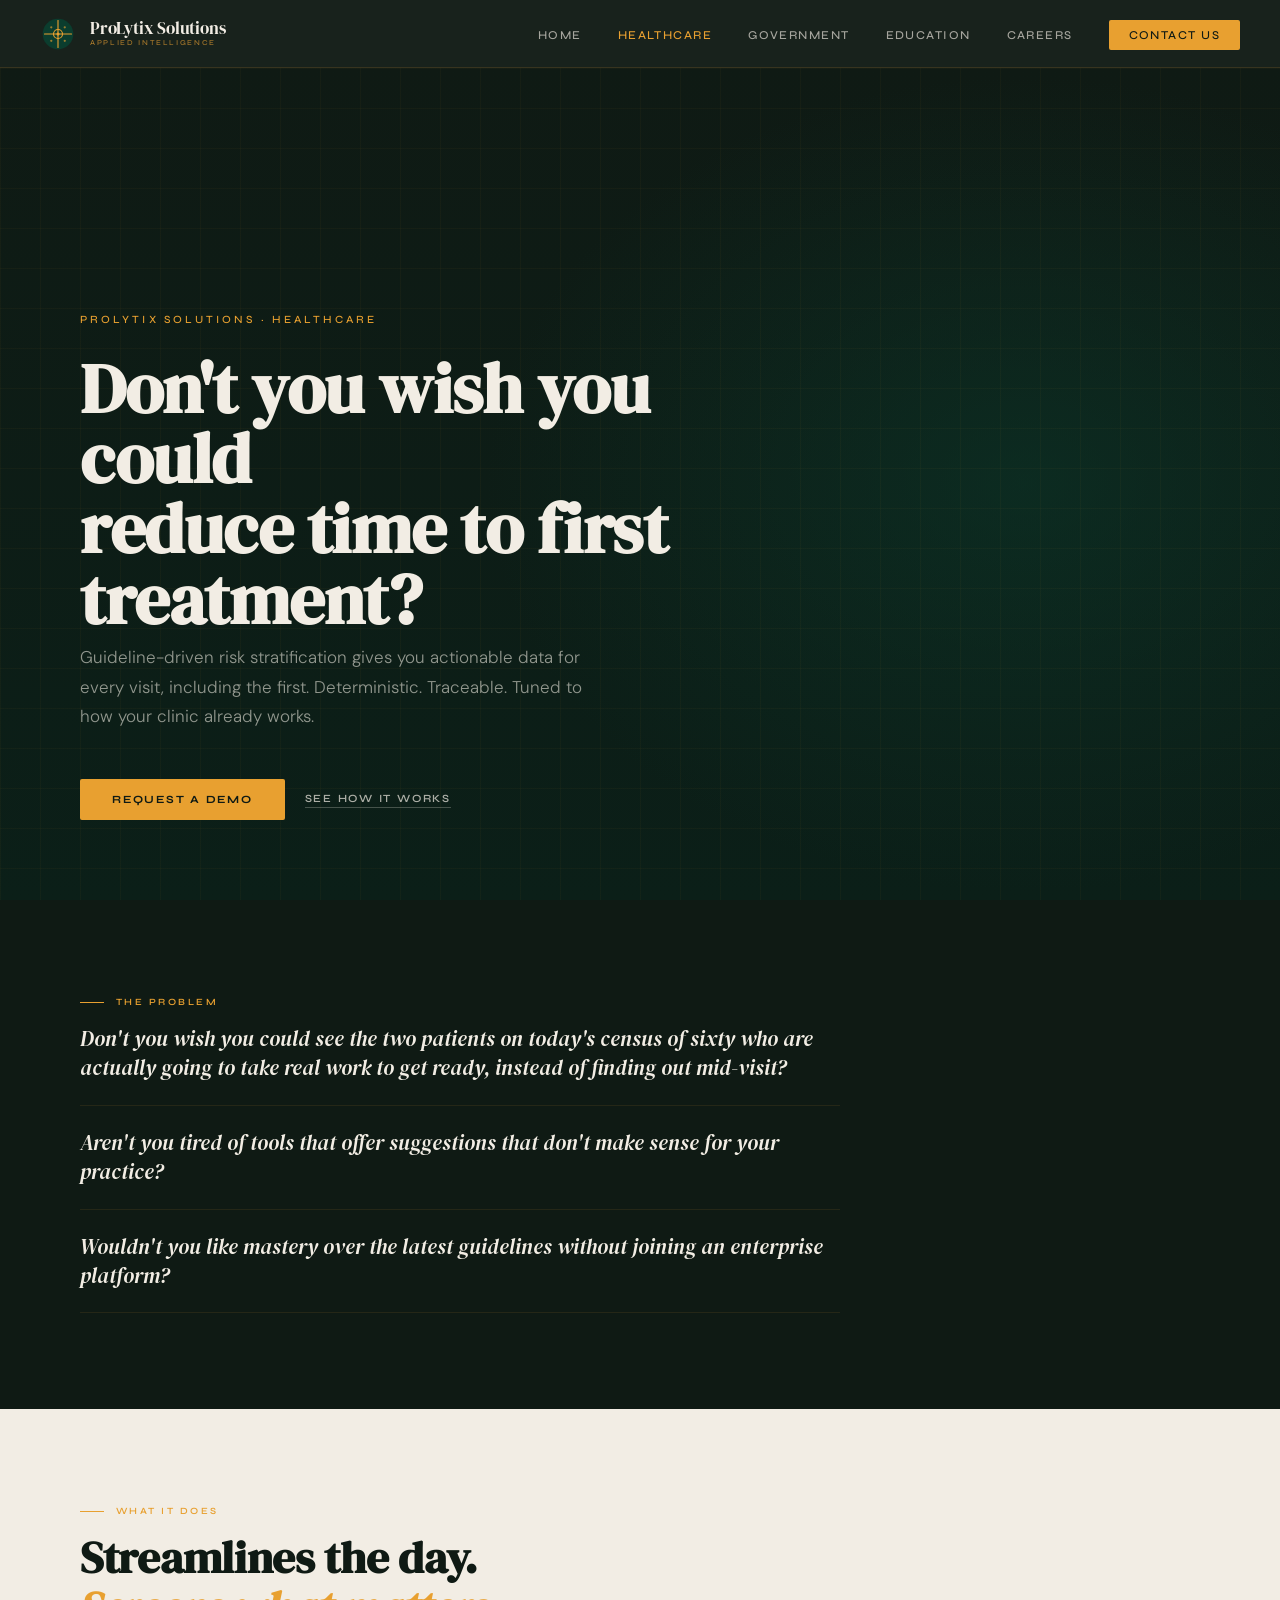
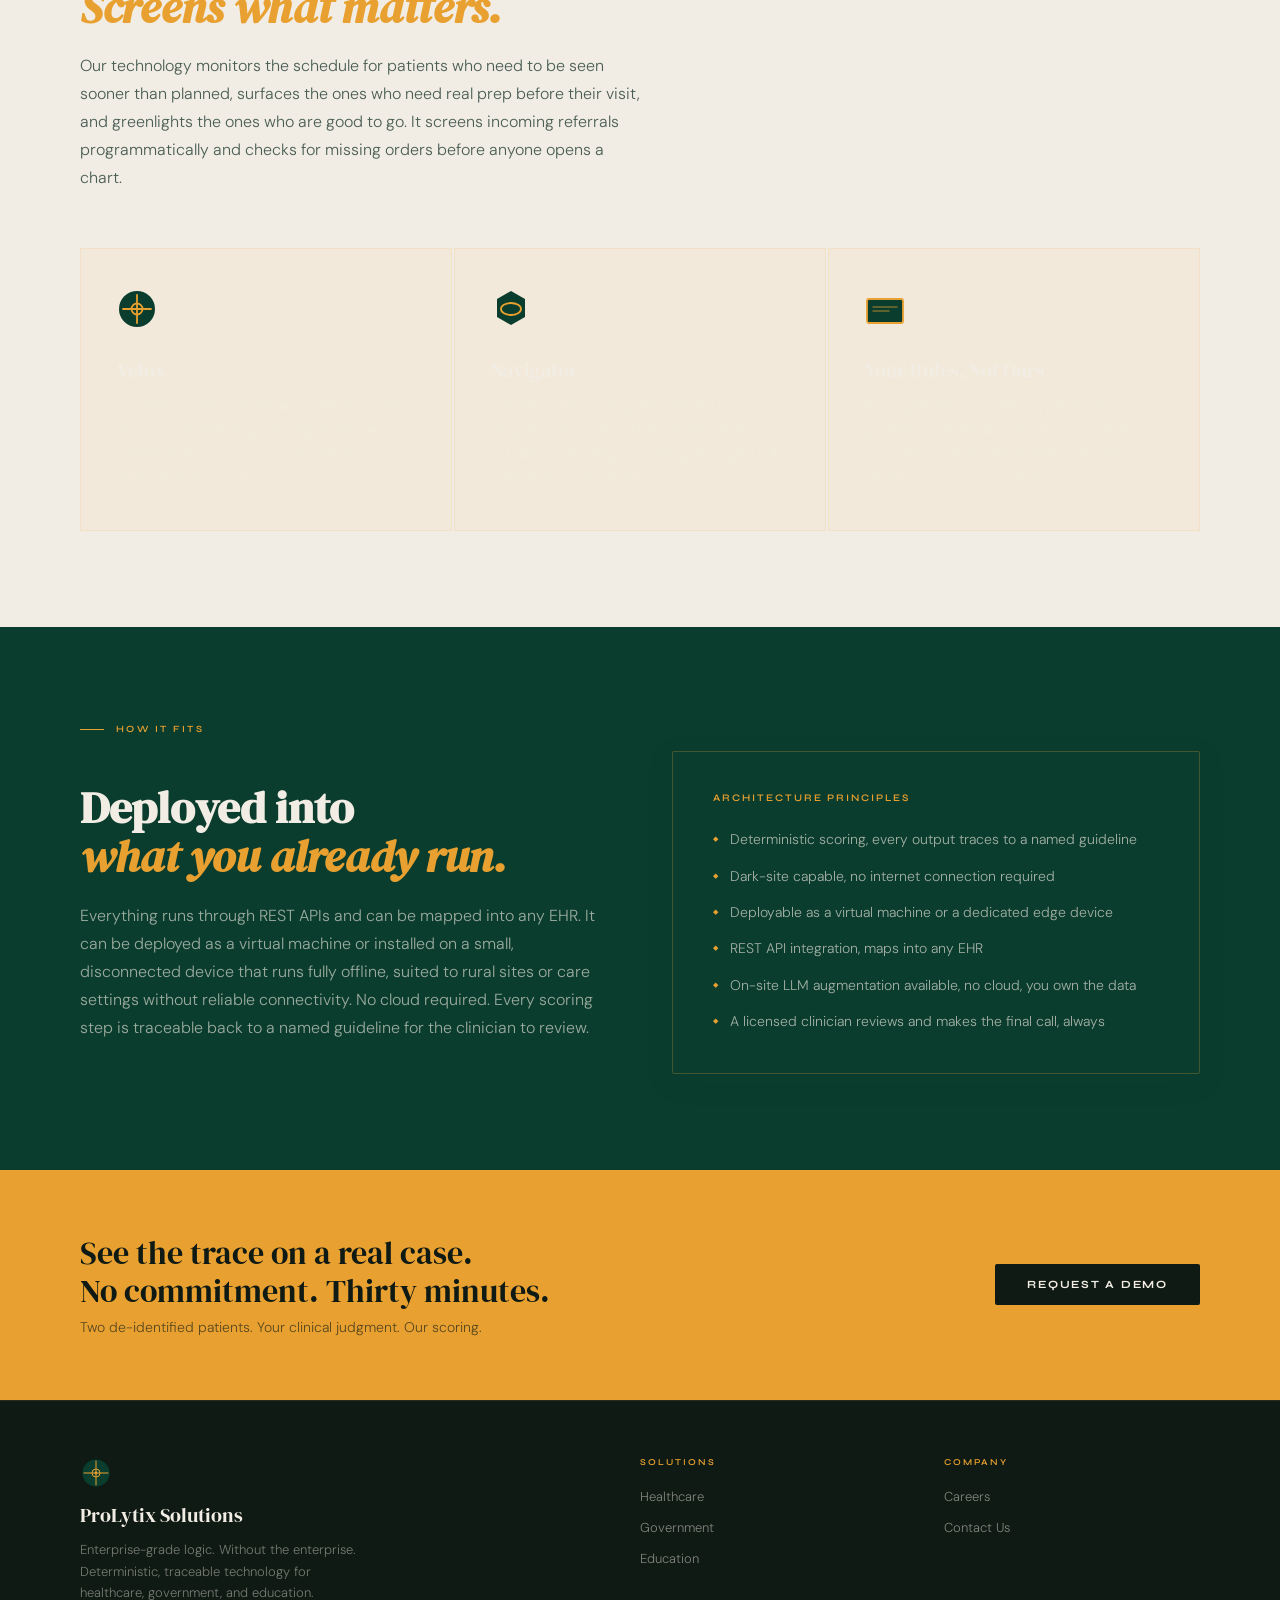
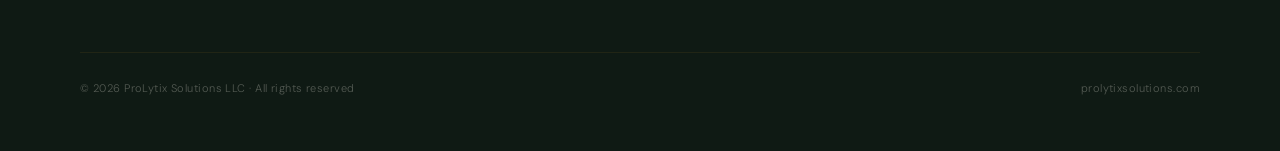
<file: healthcare.html>
<!DOCTYPE html>
<html lang="en">
<head>
  <meta charset="UTF-8">
  <meta name="viewport" content="width=device-width, initial-scale=1.0">
  <meta name="description" content="ProLytix Solutions Healthcare: guideline-driven risk stratification and patient navigation. Deterministic, traceable, deployable in dark sites with no cloud required.">
  <title>Healthcare · ProLytix Solutions</title>
  <link rel="stylesheet" href="style.css">
  <link rel="icon" type="image/svg+xml" href="data:image/svg+xml,%3Csvg xmlns='http://www.w3.org/2000/svg' viewBox='0 0 32 32'%3E%3Ccircle cx='16' cy='16' r='15' fill='%230B3D2E'/%3E%3Cline x1='16' y1='3' x2='16' y2='29' stroke='%23E8A030' stroke-width='2' stroke-linecap='round'/%3E%3Cline x1='3' y1='16' x2='29' y2='16' stroke='%23E8A030' stroke-width='2' stroke-linecap='round'/%3E%3Ccircle cx='16' cy='16' r='5' stroke='%23E8A030' stroke-width='2' fill='none'/%3E%3Ccircle cx='16' cy='16' r='2' fill='%23E8A030'/%3E%3C/svg%3E">
  <meta name="google-site-verification" content="PASTE_YOUR_VERIFICATION_CODE_HERE">
</head>
<body class="page-body">

<script src="nav.js"></script>


<!-- ════════════════════════════════════════ -->
<!-- HERO -->
<!-- ════════════════════════════════════════ -->
<section class="velox-hero">
  <div class="velox-hero-bg"></div>
  <div class="velox-hero-grid"></div>
  <div class="velox-hero-content">
    <div class="velox-hero-tagline">ProLytix Solutions · Healthcare</div>
    <h1 class="velox-hero-title">Don't you wish you could<br>reduce time to first treatment?</h1>
    <p class="velox-hero-body">
      Guideline-driven risk stratification gives you actionable data for every visit, including the first. Deterministic. Traceable. Tuned to how your clinic already works.
    </p>
    <div class="hero-actions">
      <a href="#contact-cta" class="btn-primary">Request a Demo</a>
      <a href="#how" class="btn-ghost">See how it works</a>
    </div>
  </div>
</section>


<!-- ════════════════════════════════════════ -->
<!-- PAIN QUESTIONS -->
<!-- ════════════════════════════════════════ -->
<section class="section section-dark" id="how">
  <div class="section-label">The Problem</div>
  <div class="pain-list" style="max-width:760px;">
    <div class="pain-item">Don't you wish you could see the two patients on today's census of sixty who are actually going to take real work to get ready, instead of finding out mid-visit?</div>
    <div class="pain-item">Aren't you tired of tools that offer suggestions that don't make sense for your practice?</div>
    <div class="pain-item">Wouldn't you like mastery over the latest guidelines without joining an enterprise platform?</div>
  </div>
</section>


<!-- ════════════════════════════════════════ -->
<!-- WHAT IT DOES -->
<!-- ════════════════════════════════════════ -->
<section class="section section-pale">
  <div class="section-label">What It Does</div>
  <h2 class="section-headline">Streamlines the day.<br><em>Screens what matters.</em></h2>
  <p class="section-body">
    Our technology monitors the schedule for patients who need to be seen sooner than planned, surfaces the ones who need real prep before their visit, and greenlights the ones who are good to go. It screens incoming referrals programmatically and checks for missing orders before anyone opens a chart.
  </p>

  <div class="card-grid">
    <div class="card">
      <div class="card-icon">
        <svg width="40" height="40" viewBox="0 0 40 40" fill="none">
          <circle cx="20" cy="20" r="18" fill="#0B3D2E"/>
          <line x1="20" y1="6" x2="20" y2="34" stroke="#E8A030" stroke-width="1.8" stroke-linecap="round"/>
          <line x1="6" y1="20" x2="34" y2="20" stroke="#E8A030" stroke-width="1.8" stroke-linecap="round"/>
          <circle cx="20" cy="20" r="5.5" stroke="#E8A030" stroke-width="1.8" fill="none"/>
        </svg>
      </div>
      <div class="card-title">Velox</div>
      <p class="card-body">Guideline-driven referral and pathway scoring. Screens referrals, flags missing orders, and prioritizes the census so your team focuses time where it's needed.</p>
    </div>

    <div class="card">
      <div class="card-icon">
        <svg width="40" height="40" viewBox="0 0 40 40" fill="none">
          <polygon points="20,2 34,10 34,28 20,36 6,28 6,10" fill="#0B3D2E"/>
          <ellipse cx="20" cy="20" rx="10" ry="6" stroke="#E8A030" stroke-width="1.8" fill="none"/>
        </svg>
      </div>
      <div class="card-title">Navigator</div>
      <p class="card-body">Guideline-driven navigation for the nurse navigator. Presents only the actions that actually need taking, no sorting through a full patient list to find them.</p>
    </div>

    <div class="card">
      <div class="card-icon">
        <svg width="40" height="40" viewBox="0 0 40 40" fill="none">
          <rect x="2" y="10" width="36" height="24" rx="2" fill="#0B3D2E" stroke="#E8A030" stroke-width="1.8"/>
          <line x1="8" y1="18" x2="32" y2="18" stroke="#E8A030" stroke-width="1.5" stroke-linecap="round" opacity=".5"/>
          <line x1="8" y1="22" x2="24" y2="22" stroke="#E8A030" stroke-width="1.5" stroke-linecap="round" opacity=".5"/>
        </svg>
      </div>
      <div class="card-title">Your Rules, Not Ours</div>
      <p class="card-body">Every pathway is tunable to physician preference. Referrals customized to what you need. Prior authorizations written the way you already know you need them.</p>
    </div>
  </div>
</section>


<!-- ════════════════════════════════════════ -->
<!-- HOW IT FITS -->
<!-- ════════════════════════════════════════ -->
<section class="section section-forest">
  <div class="section-label">How It Fits</div>
  <div class="two-col">
    <div>
      <h2 class="section-headline">Deployed into<br><em>what you already run.</em></h2>
      <p class="section-body">
        Everything runs through REST APIs and can be mapped into any EHR. It can be deployed as a virtual machine or installed on a small, disconnected device that runs fully offline, suited to rural sites or care settings without reliable connectivity. No cloud required. Every scoring step is traceable back to a named guideline for the clinician to review.
      </p>
    </div>
    <div class="arch-panel">
      <div class="arch-panel-title">Architecture Principles</div>
      <ul class="arch-list">
        <li>Deterministic scoring, every output traces to a named guideline</li>
        <li>Dark-site capable, no internet connection required</li>
        <li>Deployable as a virtual machine or a dedicated edge device</li>
        <li>REST API integration, maps into any EHR</li>
        <li>On-site LLM augmentation available, no cloud, you own the data</li>
        <li>A licensed clinician reviews and makes the final call, always</li>
      </ul>
    </div>
  </div>
</section>


<!-- ════════════════════════════════════════ -->
<!-- CTA -->
<!-- ════════════════════════════════════════ -->
<div class="cta-band" id="contact-cta">
  <div>
    <div class="cta-band-text">See the trace on a real case.<br>No commitment. Thirty minutes.</div>
    <p style="font-size:14px; color:rgba(15,26,20,.65); margin-top:8px; font-weight:300;">Two de-identified patients. Your clinical judgment. Our scoring.</p>
  </div>
  <a href="index.html#contact" class="btn-dark">Request a Demo</a>
</div>


<script src="footer.js"></script>

</body>
</html>
</file>
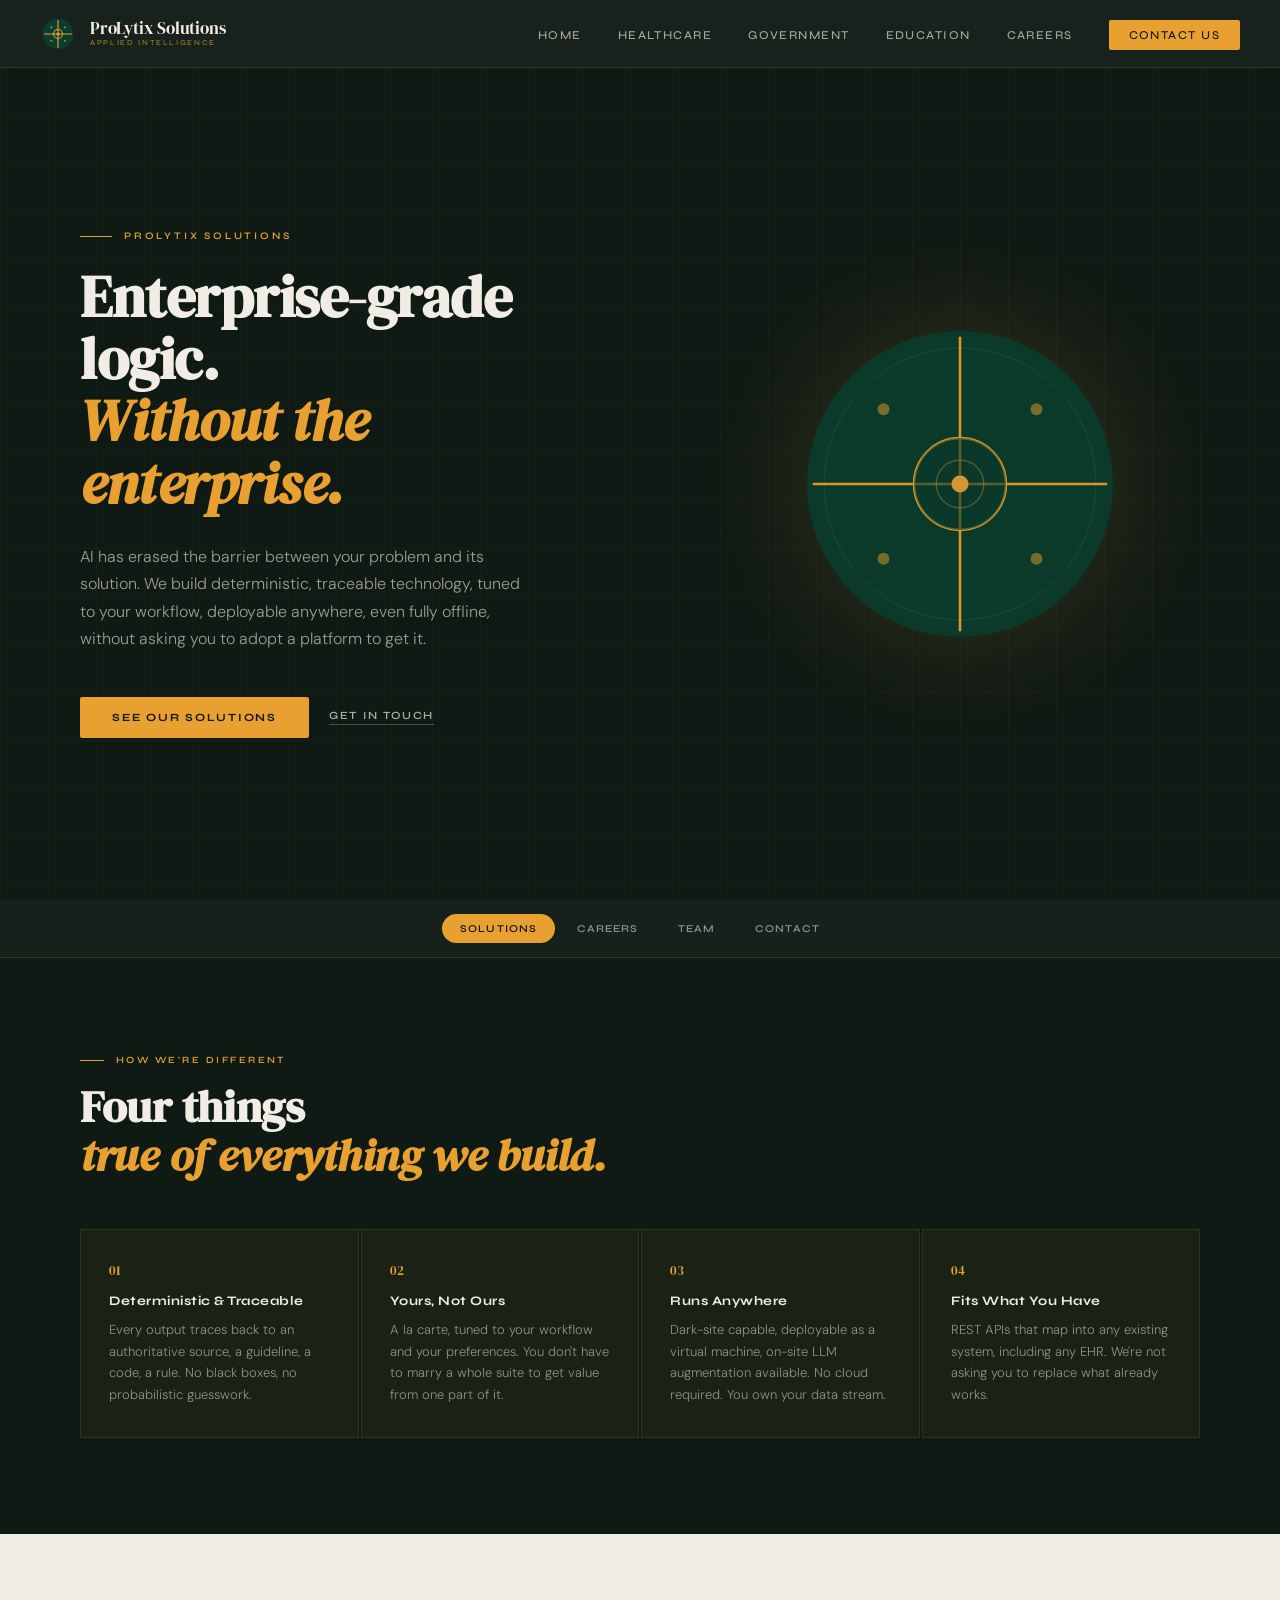
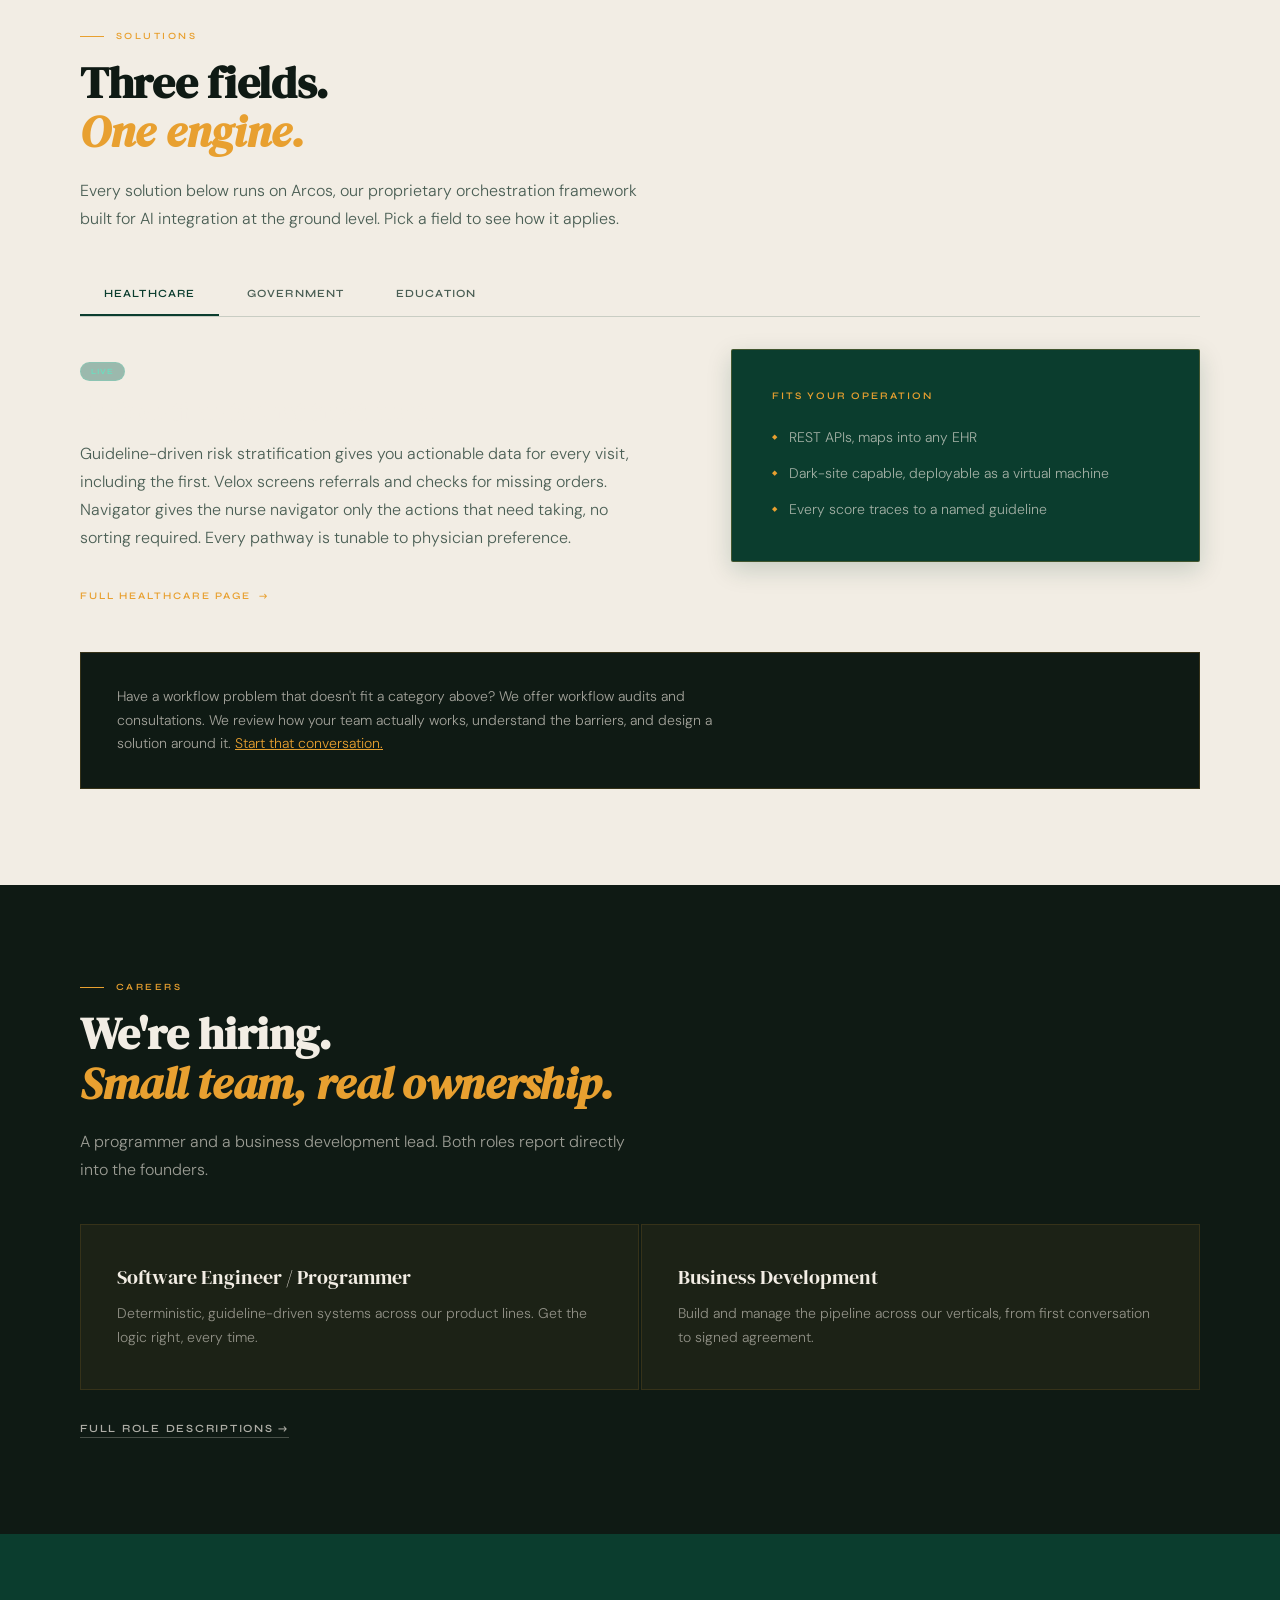
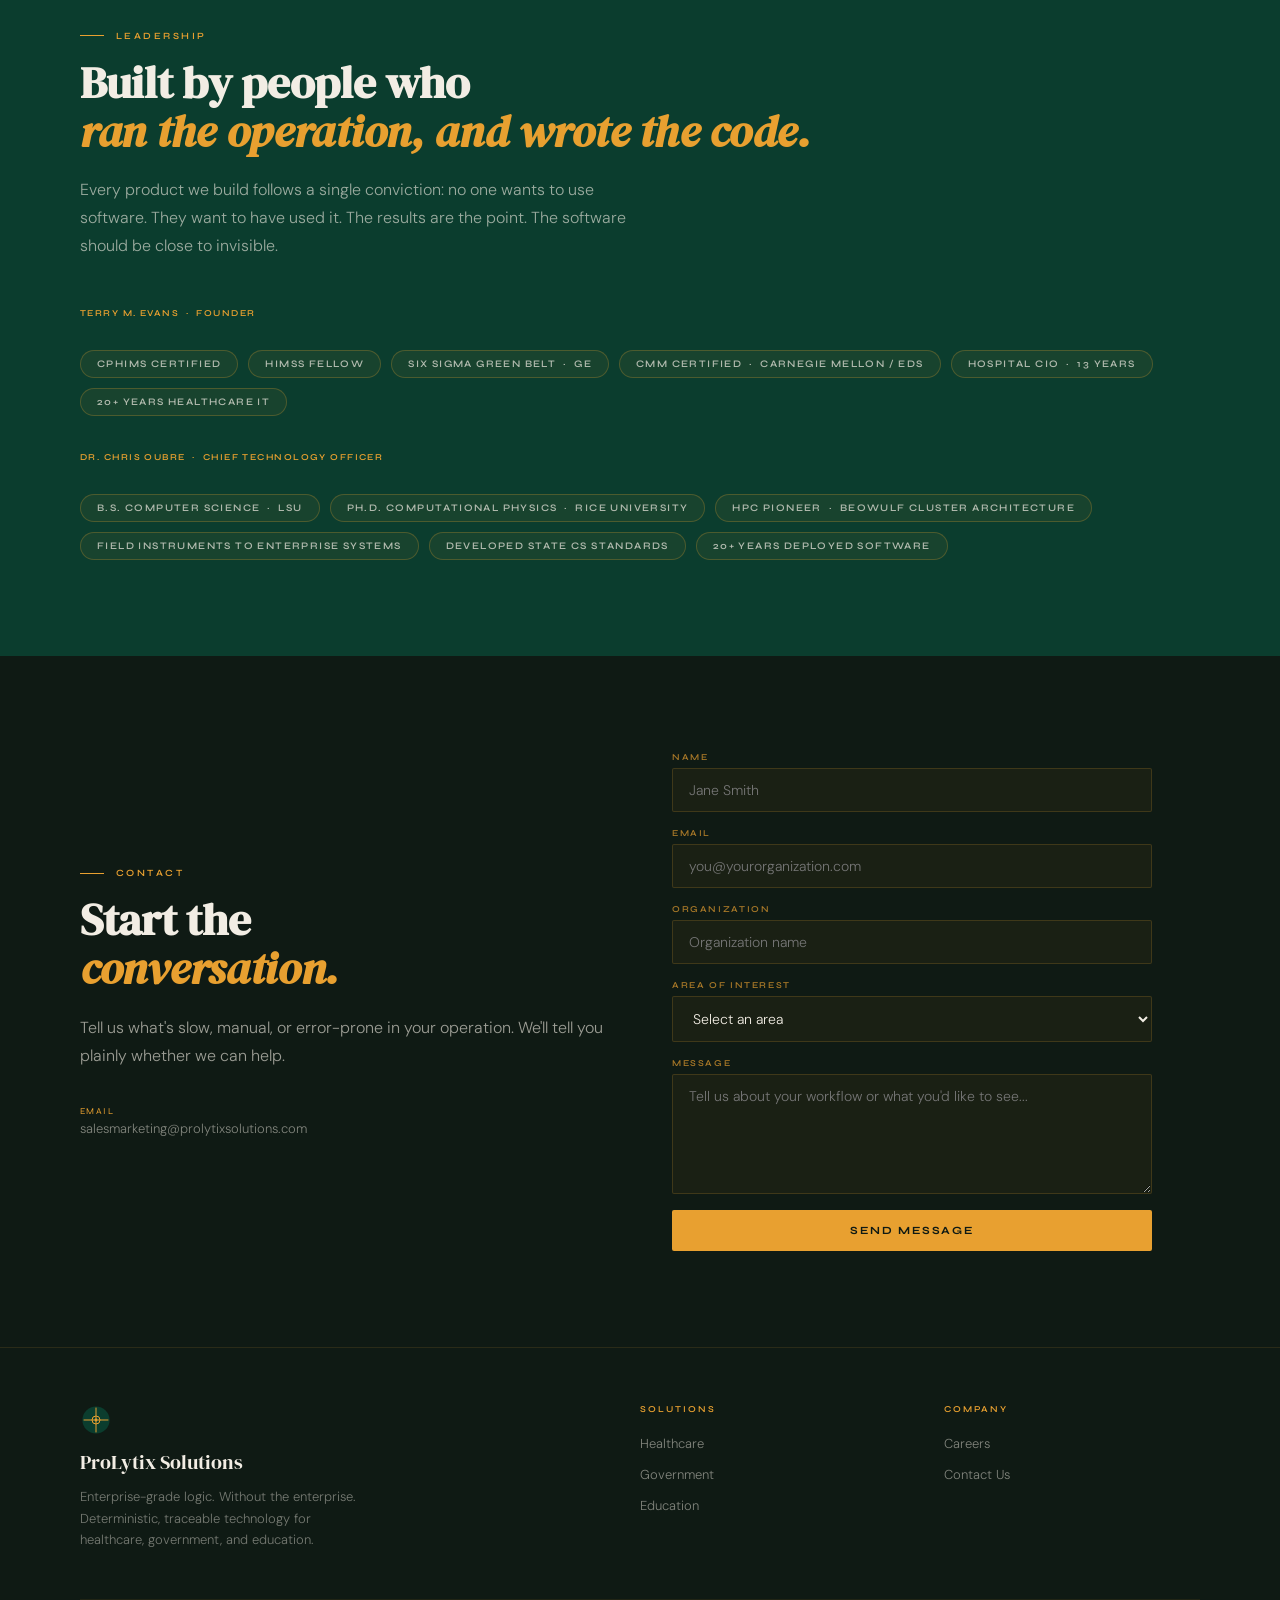
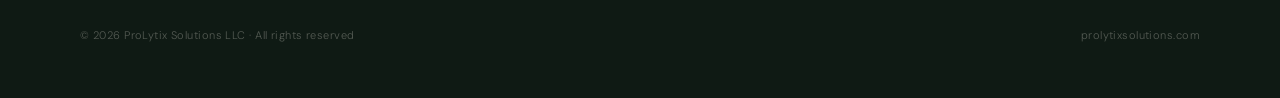
<file: onepage.html>
<!DOCTYPE html>
<html lang="en">
<head>
  <meta charset="UTF-8">
  <meta name="viewport" content="width=device-width, initial-scale=1.0">
  <meta name="description" content="ProLytix Solutions: Enterprise-grade logic, without the enterprise. Deterministic, traceable technology for healthcare, government, and education. One-page version.">
  <title>ProLytix Solutions: Enterprise-Grade Logic. Without the Enterprise. (One-Page)</title>
  <link rel="stylesheet" href="style.css">
  <link rel="icon" type="image/svg+xml" href="data:image/svg+xml,%3Csvg xmlns='http://www.w3.org/2000/svg' viewBox='0 0 32 32'%3E%3Ccircle cx='16' cy='16' r='15' fill='%230B3D2E'/%3E%3Cline x1='16' y1='3' x2='16' y2='29' stroke='%23E8A030' stroke-width='2' stroke-linecap='round'/%3E%3Cline x1='3' y1='16' x2='29' y2='16' stroke='%23E8A030' stroke-width='2' stroke-linecap='round'/%3E%3Ccircle cx='16' cy='16' r='5' stroke='%23E8A030' stroke-width='2' fill='none'/%3E%3Ccircle cx='16' cy='16' r='2' fill='%23E8A030'/%3E%3C/svg%3E">
  <meta name="robots" content="noindex, nofollow">
</head>
<body class="page-body">

<script src="nav.js"></script>


<!-- ════════════════════════════════════════ -->
<!-- HERO -->
<!-- ════════════════════════════════════════ -->
<section class="hero">
  <div class="hero-content">
    <div class="hero-eyebrow">ProLytix Solutions</div>
    <h1 class="hero-headline">
      Enterprise-grade logic.<br><em>Without the enterprise.</em>
    </h1>
    <p class="hero-body">
      AI has erased the barrier between your problem and its solution. We build deterministic, traceable technology, tuned to your workflow, deployable anywhere, even fully offline, without asking you to adopt a platform to get it.
    </p>
    <div class="hero-actions">
      <a href="#solutions" class="btn-primary">See Our Solutions</a>
      <a href="#contact" class="btn-ghost">Get in touch</a>
    </div>
  </div>

  <div class="hero-visual">
    <svg class="mark-large" viewBox="0 0 400 400" fill="none" xmlns="http://www.w3.org/2000/svg">
      <circle cx="200" cy="200" r="180" fill="#0B3D2E"/>
      <circle cx="200" cy="200" r="160" stroke="#E8A030" stroke-width=".8" fill="none" opacity=".2"/>
      <line x1="200" y1="28" x2="200" y2="372" stroke="#E8A030" stroke-width="3" stroke-linecap="round"/>
      <line x1="28" y1="200" x2="372" y2="200" stroke="#E8A030" stroke-width="3" stroke-linecap="round"/>
      <circle cx="200" cy="200" r="54" stroke="#E8A030" stroke-width="3" fill="none"/>
      <circle cx="200" cy="200" r="54" fill="#0B3D2E" opacity=".6"/>
      <circle cx="200" cy="200" r="28" stroke="#E8A030" stroke-width="1.5" fill="none" opacity=".4"/>
      <circle cx="200" cy="200" r="10" fill="#E8A030"/>
      <circle cx="290" cy="112" r="7" fill="#E8A030" opacity=".55"/>
      <circle cx="110" cy="112" r="7" fill="#E8A030" opacity=".55"/>
      <circle cx="290" cy="288" r="7" fill="#E8A030" opacity=".55"/>
      <circle cx="110" cy="288" r="7" fill="#E8A030" opacity=".55"/>
    </svg>
  </div>
</section>

<!-- Sticky in-page sub-nav: jumps within this single page -->
<div class="subnav" id="subnav">
  <a href="#solutions" data-target="solutions" class="active">Solutions</a>
  <a href="#careers" data-target="careers">Careers</a>
  <a href="#team" data-target="team">Team</a>
  <a href="#contact" data-target="contact">Contact</a>
</div>


<!-- ════════════════════════════════════════ -->
<!-- FOUR PILLARS -->
<!-- ════════════════════════════════════════ -->
<section class="section section-dark">
  <div class="section-label">How We're Different</div>
  <h2 class="section-headline">Four things<br><em>true of everything we build.</em></h2>

  <div class="pillar-grid">
    <div class="pillar">
      <div class="pillar-number">01</div>
      <div class="pillar-title">Deterministic &amp; Traceable</div>
      <p class="pillar-body">Every output traces back to an authoritative source, a guideline, a code, a rule. No black boxes, no probabilistic guesswork.</p>
    </div>
    <div class="pillar">
      <div class="pillar-number">02</div>
      <div class="pillar-title">Yours, Not Ours</div>
      <p class="pillar-body">A la carte, tuned to your workflow and your preferences. You don't have to marry a whole suite to get value from one part of it.</p>
    </div>
    <div class="pillar">
      <div class="pillar-number">03</div>
      <div class="pillar-title">Runs Anywhere</div>
      <p class="pillar-body">Dark-site capable, deployable as a virtual machine, on-site LLM augmentation available. No cloud required. You own your data stream.</p>
    </div>
    <div class="pillar">
      <div class="pillar-number">04</div>
      <div class="pillar-title">Fits What You Have</div>
      <p class="pillar-body">REST APIs that map into any existing system, including any EHR. We're not asking you to replace what already works.</p>
    </div>
  </div>
</section>


<!-- ════════════════════════════════════════ -->
<!-- SOLUTIONS: TABBED REVEAL -->
<!-- ════════════════════════════════════════ -->
<section class="section section-pale" id="solutions">
  <div class="section-label">Solutions</div>
  <h2 class="section-headline">Three fields.<br><em>One engine.</em></h2>
  <p class="section-body">Every solution below runs on Arcos, our proprietary orchestration framework built for AI integration at the ground level. Pick a field to see how it applies.</p>

  <div class="tab-bar" role="tablist">
    <button class="tab-btn active" data-tab="tab-healthcare" role="tab" aria-selected="true">Healthcare</button>
    <button class="tab-btn" data-tab="tab-government" role="tab" aria-selected="false">Government</button>
    <button class="tab-btn" data-tab="tab-education" role="tab" aria-selected="false">Education</button>
  </div>

  <div class="tab-panels">

    <div class="tab-panel active" id="tab-healthcare">
      <div class="two-col-narrow" style="margin-top:32px;">
        <div>
          <span class="status-pill status-live" style="position:static; display:inline-block; margin-bottom:16px;">Live</span>
          <h3 class="card-title" style="font-size:26px;">Reduce time to first treatment.</h3>
          <p class="section-body">Guideline-driven risk stratification gives you actionable data for every visit, including the first. Velox screens referrals and checks for missing orders. Navigator gives the nurse navigator only the actions that need taking, no sorting required. Every pathway is tunable to physician preference.</p>
        </div>
        <div class="arch-panel">
          <div class="arch-panel-title">Fits Your Operation</div>
          <ul class="arch-list">
            <li>REST APIs, maps into any EHR</li>
            <li>Dark-site capable, deployable as a virtual machine</li>
            <li>Every score traces to a named guideline</li>
          </ul>
        </div>
      </div>
      <a href="healthcare.html" class="product-card-link" style="margin-top:28px; display:inline-flex;">Full Healthcare Page</a>
    </div>

    <div class="tab-panel" id="tab-government">
      <div class="two-col-narrow" style="margin-top:32px;">
        <div>
          <span class="status-pill status-soon" style="position:static; display:inline-block; margin-bottom:16px;">In Development</span>
          <h3 class="card-title" style="font-size:26px;">Tax law changes faster than clinical guidelines.</h3>
          <p class="section-body">We convert tax documents and rate tables directly into deterministic calculators. On-site AI maps the data year over year, so you can see the trend, not just the current rate. No cloud exposure, you own the full data stream.</p>
        </div>
        <div class="arch-panel">
          <div class="arch-panel-title">Fits Your Operation</div>
          <ul class="arch-list">
            <li>Built directly from your existing documents and tables</li>
            <li>Traceable to the specific rule behind every figure</li>
            <li>A revenue officer reviews and finalizes every result</li>
          </ul>
        </div>
      </div>
      <a href="government.html" class="product-card-link" style="margin-top:28px; display:inline-flex;">Full Government Page</a>
    </div>

    <div class="tab-panel" id="tab-education">
      <div class="two-col-narrow" style="margin-top:32px;">
        <div>
          <span class="status-pill status-soon" style="position:static; display:inline-block; margin-bottom:16px;">In Development</span>
          <h3 class="card-title" style="font-size:26px;">A missed form shouldn't mean a missed service.</h3>
          <p class="section-body">We help special education staff develop and manage IEP implementation. Just like a prior authorization check, it flags missing documentation that might indicate a child is missing out on help they need.</p>
        </div>
        <div class="arch-panel">
          <div class="arch-panel-title">Fits Your Operation</div>
          <ul class="arch-list">
            <li>Tracks every IEP against its required timeline</li>
            <li>Deployable on district infrastructure, no cloud subscription</li>
            <li>Coordinators review and act on every flag</li>
          </ul>
        </div>
      </div>
      <a href="education.html" class="product-card-link" style="margin-top:28px; display:inline-flex;">Full Education Page</a>
    </div>

  </div>

  <div style="margin-top:48px; padding:32px 36px; background:var(--ink); border:1px solid rgba(232,160,48,.18);">
    <p style="font-size:14px; line-height:1.7; color:rgba(242,237,228,.65); font-weight:300; max-width:640px;">
      Have a workflow problem that doesn't fit a category above? We offer workflow audits and consultations. We review how your team actually works, understand the barriers, and design a solution around it. <a href="#contact" style="color:var(--amber); text-decoration:underline;">Start that conversation.</a>
    </p>
  </div>
</section>


<!-- ════════════════════════════════════════ -->
<!-- CAREERS -->
<!-- ════════════════════════════════════════ -->
<section class="section section-dark" id="careers">
  <div class="section-label">Careers</div>
  <h2 class="section-headline">We're hiring.<br><em>Small team, real ownership.</em></h2>
  <p class="section-body">A programmer and a business development lead. Both roles report directly into the founders.</p>

  <div style="display:grid; grid-template-columns:repeat(auto-fit, minmax(260px, 1fr)); gap:2px; margin-top:40px;">
    <div class="card">
      <div class="card-title">Software Engineer / Programmer</div>
      <p class="card-body">Deterministic, guideline-driven systems across our product lines. Get the logic right, every time.</p>
    </div>
    <div class="card">
      <div class="card-title">Business Development</div>
      <p class="card-body">Build and manage the pipeline across our verticals, from first conversation to signed agreement.</p>
    </div>
  </div>
  <a href="careers.html" class="btn-ghost" style="margin-top:32px; display:inline-block;">Full role descriptions →</a>
</section>


<!-- ════════════════════════════════════════ -->
<!-- TEAM -->
<!-- ════════════════════════════════════════ -->
<section class="section section-forest" id="team">
  <div class="section-label">Leadership</div>
  <h2 class="section-headline">Built by people who<br><em>ran the operation, and wrote the code.</em></h2>
  <p class="section-body">
    Every product we build follows a single conviction: no one wants to use software. They want to have used it. The results are the point. The software should be close to invisible.
  </p>

  <div style="margin-top:48px; display:flex; flex-direction:column; gap:36px;">

    <div>
      <div style="font-family:'Syne',sans-serif; font-size:9px; font-weight:600; letter-spacing:.16em; text-transform:uppercase; color:var(--amber); margin-bottom:12px;">Terry M. Evans &nbsp;·&nbsp; Founder</div>
      <div class="module-grid">
        <span class="module-pill">CPHIMS Certified</span>
        <span class="module-pill">HIMSS Fellow</span>
        <span class="module-pill">Six Sigma Green Belt &nbsp;·&nbsp; GE</span>
        <span class="module-pill">CMM Certified &nbsp;·&nbsp; Carnegie Mellon / EDS</span>
        <span class="module-pill">Hospital CIO &nbsp;·&nbsp; 13 Years</span>
        <span class="module-pill">20+ Years Healthcare IT</span>
      </div>
    </div>

    <div>
      <div style="font-family:'Syne',sans-serif; font-size:9px; font-weight:600; letter-spacing:.16em; text-transform:uppercase; color:var(--amber); margin-bottom:12px;">Dr. Chris Oubre &nbsp;·&nbsp; Chief Technology Officer</div>
      <div class="module-grid">
        <span class="module-pill">B.S. Computer Science &nbsp;·&nbsp; LSU</span>
        <span class="module-pill">Ph.D. Computational Physics &nbsp;·&nbsp; Rice University</span>
        <span class="module-pill">HPC Pioneer &nbsp;·&nbsp; Beowulf Cluster Architecture</span>
        <span class="module-pill">Field Instruments to Enterprise Systems</span>
        <span class="module-pill">Developed State CS Standards</span>
        <span class="module-pill">20+ Years Deployed Software</span>
      </div>
    </div>

  </div>
</section>


<!-- ════════════════════════════════════════ -->
<!-- CONTACT -->
<!-- ════════════════════════════════════════ -->
<section class="section section-dark" id="contact">
  <div class="two-col">
    <div>
      <div class="section-label">Contact</div>
      <h2 class="section-headline">Start the<br><em>conversation.</em></h2>
      <p class="section-body" style="margin-top:16px;">
        Tell us what's slow, manual, or error-prone in your operation. We'll tell you plainly whether we can help.
      </p>
      <div style="margin-top:36px;">
        <div style="font-size:13px; color:rgba(242,237,228,.5); font-weight:300;">
          <span style="color:var(--amber); font-family:'Syne',sans-serif; font-size:9px; letter-spacing:.16em; text-transform:uppercase; display:block; margin-bottom:4px;">Email</span>
          salesmarketing@prolytixsolutions.com
        </div>
      </div>
    </div>

    <form class="contact-form" action="https://formspree.io/f/xbdedaqr" method="post">
      <input type="hidden" name="_subject" value="ProLytix Demo Request">
      <div class="form-group">
        <label class="form-label" for="name">Name</label>
        <input class="form-input" type="text" id="name" name="name" placeholder="Jane Smith" required>
      </div>
      <div class="form-group">
        <label class="form-label" for="email">Email</label>
        <input class="form-input" type="email" id="email" name="email" placeholder="you@yourorganization.com" required>
      </div>
      <div class="form-group">
        <label class="form-label" for="org">Organization</label>
        <input class="form-input" type="text" id="org" name="org" placeholder="Organization name">
      </div>
      <div class="form-group">
        <label class="form-label" for="area">Area of Interest</label>
        <select class="form-select" id="area" name="area">
          <option value="">Select an area</option>
          <option>Healthcare</option>
          <option>Government: Tax, Sales &amp; Use</option>
          <option>Education: IEP Management</option>
          <option>Workflow Audit / Custom Project</option>
          <option>Careers</option>
          <option>Other</option>
        </select>
      </div>
      <div class="form-group">
        <label class="form-label" for="message">Message</label>
        <textarea class="form-textarea" id="message" name="message" placeholder="Tell us about your workflow or what you'd like to see..."></textarea>
      </div>
      <button type="submit" class="btn-primary" style="width:100%; text-align:center; border:none; cursor:pointer; font-size:11px; padding:14px;">Send Message</button>
    </form>
  </div>
</section>


<script src="footer.js"></script>

<!-- ════════════════════════════════════════ -->
<!-- TAB + SUBNAV BEHAVIOR -->
<!-- ════════════════════════════════════════ -->
<script>
  (function () {
    // Tab switching within the Solutions section
    document.querySelectorAll('.tab-btn').forEach(function (btn) {
      btn.addEventListener('click', function () {
        document.querySelectorAll('.tab-btn').forEach(function (b) {
          b.classList.remove('active');
          b.setAttribute('aria-selected', 'false');
        });
        document.querySelectorAll('.tab-panel').forEach(function (p) {
          p.classList.remove('active');
        });
        btn.classList.add('active');
        btn.setAttribute('aria-selected', 'true');
        document.getElementById(btn.dataset.tab).classList.add('active');
      });
    });

    // Scrollspy for the sticky sub-nav
    const sections = ['solutions', 'careers', 'team', 'contact']
      .map(function (id) { return document.getElementById(id); })
      .filter(Boolean);
    const subnavLinks = document.querySelectorAll('#subnav a');

    function onScroll() {
      let current = sections[0];
      const offset = 140;
      sections.forEach(function (sec) {
        if (window.scrollY + offset >= sec.offsetTop) current = sec;
      });
      subnavLinks.forEach(function (link) {
        link.classList.toggle('active', link.dataset.target === current.id);
      });
    }

    window.addEventListener('scroll', onScroll, { passive: true });
    onScroll();
  })();
</script>

</body>
</html>
</file>
<file: style.css>
/* ============================================================
   ProLytix Solutions — Shared Stylesheet
   Colors: Forest #0B3D2E + Amber #E8A030
   Mark: Meridian Circle
   ============================================================ */

@import url('https://fonts.googleapis.com/css2?family=DM+Serif+Display:ital@0;1&family=Syne:wght@400;500;600;700;800&family=DM+Sans:ital,wght@0,300;0,400;0,500;1,300&display=swap');

/* ── TOKENS ── */
:root {
  --forest:    #0B3D2E;
  --forest-mid:#1A6B5A;
  --forest-lt: #2A7A56;
  --amber:     #E8A030;
  --amber-lt:  #F0B84A;
  --ink:       #0F1A14;
  --slate:     #4A5E54;
  --mist:      #E4EDE8;
  --pale:      #F2EDE4;
  --white:     #FFFFFF;
  --nav-h:     68px;
}

/* ── RESET ── */
*, *::before, *::after { box-sizing: border-box; margin: 0; padding: 0; }

html { scroll-behavior: smooth; }

body {
  font-family: 'DM Sans', sans-serif;
  font-weight: 400;
  color: var(--ink);
  background: var(--pale);
  -webkit-font-smoothing: antialiased;
}

img { display: block; max-width: 100%; }

a { color: inherit; text-decoration: none; }

/* ── NAVIGATION ── */
.nav {
  position: fixed;
  top: 0; left: 0; right: 0;
  height: var(--nav-h);
  background: rgba(15, 26, 20, 0.96);
  backdrop-filter: blur(12px);
  -webkit-backdrop-filter: blur(12px);
  display: flex;
  align-items: center;
  justify-content: space-between;
  padding: 0 40px;
  z-index: 1000;
  border-bottom: 1px solid rgba(232,160,48,.15);
}

.nav-logo {
  display: flex;
  align-items: center;
  gap: 14px;
  text-decoration: none;
}

.nav-logo-mark svg { display: block; }

.nav-logo-text {
  display: flex;
  flex-direction: column;
  gap: 1px;
}

.nav-logo-name {
  font-family: 'DM Serif Display', serif;
  font-size: 17px;
  color: #F2EDE4;
  letter-spacing: -.2px;
  line-height: 1;
}

.nav-logo-sub {
  font-family: 'Syne', sans-serif;
  font-size: 7.5px;
  font-weight: 500;
  letter-spacing: .22em;
  text-transform: uppercase;
  color: rgba(232,160,48,.7);
}

.nav-links {
  display: flex;
  align-items: center;
  gap: 36px;
  list-style: none;
}

.nav-links a {
  font-family: 'Syne', sans-serif;
  font-size: 12px;
  font-weight: 500;
  letter-spacing: .12em;
  text-transform: uppercase;
  color: rgba(242,237,228,.65);
  transition: color .2s;
}

.nav-links a:hover { color: var(--amber); }
.nav-links a.active { color: var(--amber); }

.nav-cta {
  font-family: 'Syne', sans-serif;
  font-size: 11px;
  font-weight: 600;
  letter-spacing: .12em;
  text-transform: uppercase;
  color: var(--ink) !important;
  background: var(--amber);
  padding: 8px 20px;
  border-radius: 2px;
  transition: background .2s, color .2s !important;
}

.nav-cta:hover { background: var(--amber-lt) !important; color: var(--ink) !important; }

/* ── NAV DROPDOWN (Solutions) ── */
.nav-dropdown {
  position: relative;
}

.nav-dropdown-menu {
  display: none;
  position: absolute;
  top: 100%;
  left: 50%;
  transform: translateX(-50%);
  margin-top: 18px;
  background: rgba(15,26,20,.98);
  border: 1px solid rgba(232,160,48,.18);
  border-radius: 2px;
  list-style: none;
  min-width: 190px;
  padding: 8px 0;
  box-shadow: 0 16px 32px rgba(0,0,0,.35);
}

.nav-dropdown:hover .nav-dropdown-menu,
.nav-dropdown:focus-within .nav-dropdown-menu {
  display: block;
}

.nav-dropdown-menu li a {
  display: block;
  padding: 10px 20px;
  font-size: 11px;
  letter-spacing: .1em;
  white-space: nowrap;
}

.nav-dropdown-menu li a:hover { background: rgba(232,160,48,.08); }

/* hamburger */
.nav-hamburger {
  display: none;
  flex-direction: column;
  gap: 5px;
  cursor: pointer;
  padding: 4px;
  background: none;
  border: none;
}

.nav-hamburger span {
  display: block;
  width: 24px;
  height: 2px;
  background: #F2EDE4;
  border-radius: 2px;
  transition: transform .3s, opacity .3s;
}

.nav-hamburger.open span:nth-child(1) { transform: translateY(7px) rotate(45deg); }
.nav-hamburger.open span:nth-child(2) { opacity: 0; }
.nav-hamburger.open span:nth-child(3) { transform: translateY(-7px) rotate(-45deg); }

/* mobile nav drawer */
.nav-drawer {
  display: none;
  position: fixed;
  top: var(--nav-h);
  left: 0; right: 0;
  background: rgba(15,26,20,.98);
  padding: 24px 40px 32px;
  z-index: 999;
  border-bottom: 1px solid rgba(232,160,48,.15);
  flex-direction: column;
  gap: 0;
  max-height: calc(100vh - var(--nav-h));
  overflow-y: auto;
}

.nav-drawer.open { display: flex; }

.nav-drawer a {
  font-family: 'Syne', sans-serif;
  font-size: 14px;
  font-weight: 500;
  letter-spacing: .12em;
  text-transform: uppercase;
  color: rgba(242,237,228,.75);
  padding: 14px 0;
  border-bottom: 1px solid rgba(232,160,48,.1);
  display: block;
  transition: color .2s;
}

.nav-drawer a:hover { color: var(--amber); }

.nav-drawer .drawer-cta {
  margin-top: 20px;
  background: var(--amber);
  color: var(--ink);
  text-align: center;
  padding: 14px;
  border-radius: 2px;
  border-bottom: none;
}

/* ── PAGE OFFSET ── */
.page-body { padding-top: var(--nav-h); }

/* ── HERO ── */
.hero {
  min-height: calc(100vh - var(--nav-h));
  background: var(--ink);
  display: grid;
  grid-template-columns: 1fr 1fr;
  position: relative;
  overflow: hidden;
}

/* subtle grid texture */
.hero::before {
  content: '';
  position: absolute;
  inset: 0;
  background-image:
    linear-gradient(rgba(232,160,48,.04) 1px, transparent 1px),
    linear-gradient(90deg, rgba(232,160,48,.04) 1px, transparent 1px);
  background-size: 48px 48px;
  pointer-events: none;
}

.hero-content {
  display: flex;
  flex-direction: column;
  justify-content: center;
  padding: 80px 64px 80px 80px;
  position: relative;
  z-index: 2;
}

.hero-eyebrow {
  font-family: 'Syne', sans-serif;
  font-size: 10px;
  font-weight: 600;
  letter-spacing: .28em;
  text-transform: uppercase;
  color: var(--amber);
  margin-bottom: 24px;
  display: flex;
  align-items: center;
  gap: 12px;
}

.hero-eyebrow::before {
  content: '';
  display: block;
  width: 32px;
  height: 1px;
  background: var(--amber);
}

.hero-headline {
  font-family: 'DM Serif Display', serif;
  font-size: clamp(36px, 4.5vw, 64px);
  line-height: 1.08;
  color: #F2EDE4;
  margin-bottom: 28px;
  letter-spacing: -.5px;
}

.hero-headline em {
  font-style: italic;
  color: var(--amber);
}

.hero-body {
  font-size: 16px;
  line-height: 1.72;
  color: rgba(242,237,228,.62);
  max-width: 440px;
  margin-bottom: 44px;
  font-weight: 300;
}

.hero-actions {
  display: flex;
  align-items: center;
  gap: 20px;
  flex-wrap: wrap;
}

.btn-primary {
  font-family: 'Syne', sans-serif;
  font-size: 11px;
  font-weight: 700;
  letter-spacing: .16em;
  text-transform: uppercase;
  color: var(--ink);
  background: var(--amber);
  padding: 14px 32px;
  border-radius: 2px;
  transition: background .2s, transform .15s;
  display: inline-block;
}

.btn-primary:hover { background: var(--amber-lt); transform: translateY(-1px); }

.btn-ghost {
  font-family: 'Syne', sans-serif;
  font-size: 11px;
  font-weight: 600;
  letter-spacing: .16em;
  text-transform: uppercase;
  color: rgba(242,237,228,.7);
  border-bottom: 1px solid rgba(242,237,228,.25);
  padding-bottom: 2px;
  transition: color .2s, border-color .2s;
  display: inline-block;
}

.btn-ghost:hover { color: var(--amber); border-color: var(--amber); }

.hero-visual {
  display: flex;
  align-items: center;
  justify-content: center;
  position: relative;
  z-index: 2;
  padding: 80px 40px;
}

/* ── MERIDIAN CIRCLE MARK — Large SVG ── */
.mark-large {
  width: min(340px, 80%);
  height: auto;
  opacity: .92;
  filter: drop-shadow(0 0 60px rgba(232,160,48,.18));
  animation: float 6s ease-in-out infinite;
}

@keyframes float {
  0%, 100% { transform: translateY(0); }
  50% { transform: translateY(-12px); }
}

/* ── SECTION STRUCTURE ── */
.section {
  padding: 96px 80px;
}

.section-dark {
  background: var(--ink);
  color: #F2EDE4;
}

.section-forest {
  background: var(--forest);
  color: #F2EDE4;
}

.section-pale {
  background: var(--pale);
  color: var(--ink);
}

.section-mist {
  background: var(--mist);
  color: var(--ink);
}

.section-label {
  font-family: 'Syne', sans-serif;
  font-size: 9.5px;
  font-weight: 600;
  letter-spacing: .26em;
  text-transform: uppercase;
  color: var(--amber);
  margin-bottom: 16px;
  display: flex;
  align-items: center;
  gap: 12px;
}

.section-label::before {
  content: '';
  display: block;
  width: 24px;
  height: 1px;
  background: var(--amber);
}

.section-headline {
  font-family: 'DM Serif Display', serif;
  font-size: clamp(28px, 3.5vw, 48px);
  line-height: 1.1;
  letter-spacing: -.3px;
  margin-bottom: 20px;
}

.section-headline em { font-style: italic; color: var(--amber); }

.section-body {
  font-size: 16px;
  line-height: 1.75;
  color: var(--slate);
  max-width: 560px;
  font-weight: 300;
}

.section-dark .section-body,
.section-forest .section-body {
  color: rgba(242,237,228,.62);
}

/* ── TWO COL ── */
.two-col {
  display: grid;
  grid-template-columns: 1fr 1fr;
  gap: 64px;
  align-items: center;
}

.two-col-narrow {
  display: grid;
  grid-template-columns: 5fr 4fr;
  gap: 64px;
  align-items: center;
}

/* ── CARDS ── */
.card-grid {
  display: grid;
  grid-template-columns: repeat(3, 1fr);
  gap: 2px;
  margin-top: 56px;
}

.card {
  background: rgba(232,160,48,.06);
  border: 1px solid rgba(232,160,48,.12);
  padding: 40px 36px;
  transition: background .25s, border-color .25s;
}

.card:hover {
  background: rgba(232,160,48,.1);
  border-color: rgba(232,160,48,.3);
}

.card-icon {
  margin-bottom: 24px;
}

.card-title {
  font-family: 'DM Serif Display', serif;
  font-size: 20px;
  color: #F2EDE4;
  margin-bottom: 12px;
  line-height: 1.2;
}

.card-body {
  font-size: 14px;
  line-height: 1.72;
  color: rgba(242,237,228,.55);
  font-weight: 300;
}

/* ── STAT ROW ── */
.stat-row {
  display: grid;
  grid-template-columns: repeat(3, 1fr);
  gap: 1px;
  background: rgba(232,160,48,.15);
  border: 1px solid rgba(232,160,48,.15);
  margin-top: 56px;
}

.stat {
  background: var(--forest);
  padding: 40px 36px;
  text-align: center;
}

.stat-number {
  font-family: 'DM Serif Display', serif;
  font-size: 48px;
  color: var(--amber);
  line-height: 1;
  margin-bottom: 10px;
}

.stat-label {
  font-family: 'Syne', sans-serif;
  font-size: 10px;
  font-weight: 500;
  letter-spacing: .18em;
  text-transform: uppercase;
  color: rgba(242,237,228,.55);
}

/* ── PRODUCT / SOLUTION CARD ── */
.product-card {
  background: var(--ink);
  border: 1px solid rgba(232,160,48,.18);
  padding: 48px;
  display: flex;
  flex-direction: column;
  gap: 24px;
  transition: border-color .25s, transform .2s;
  text-decoration: none;
  color: inherit;
  position: relative;
}

.product-card:hover {
  border-color: rgba(232,160,48,.5);
  transform: translateY(-3px);
}

.product-card-eyebrow {
  font-family: 'Syne', sans-serif;
  font-size: 9px;
  font-weight: 600;
  letter-spacing: .24em;
  text-transform: uppercase;
  color: var(--amber);
}

.product-card-title {
  font-family: 'DM Serif Display', serif;
  font-size: 28px;
  color: #F2EDE4;
  line-height: 1.15;
}

.product-card-body {
  font-size: 14px;
  line-height: 1.75;
  color: rgba(242,237,228,.55);
  font-weight: 300;
}

.product-card-link {
  font-family: 'Syne', sans-serif;
  font-size: 10px;
  font-weight: 600;
  letter-spacing: .2em;
  text-transform: uppercase;
  color: var(--amber);
  display: flex;
  align-items: center;
  gap: 8px;
  margin-top: auto;
}

.product-card-link::after {
  content: '→';
  transition: transform .2s;
}

.product-card:hover .product-card-link::after {
  transform: translateX(4px);
}

/* status pill used on solution/product cards */
.status-pill {
  position: absolute;
  top: 24px;
  right: 24px;
  font-family: 'Syne', sans-serif;
  font-size: 8px;
  font-weight: 600;
  letter-spacing: .14em;
  text-transform: uppercase;
  padding: 4px 10px;
  border-radius: 100px;
}

.status-live { background: rgba(26,107,90,.4); color: #6ADFC0; border: 1px solid rgba(106,223,192,.3); }
.status-soon { background: rgba(232,160,48,.12); color: var(--amber); border: 1px solid rgba(232,160,48,.25); }
.status-service { background: rgba(122,62,142,.28); color: #D9A9EE; border: 1px solid rgba(217,169,238,.3); }

/* ── SOLUTIONS GRID (index) ── */
.solutions-grid {
  display: grid;
  grid-template-columns: repeat(auto-fit, minmax(280px, 1fr));
  gap: 2px;
  margin-top: 48px;
}

/* ── MODULE PILL ── */
.module-grid {
  display: flex;
  flex-wrap: wrap;
  gap: 10px;
  margin-top: 32px;
}

.module-pill {
  font-family: 'Syne', sans-serif;
  font-size: 10px;
  font-weight: 600;
  letter-spacing: .14em;
  text-transform: uppercase;
  color: rgba(242,237,228,.7);
  border: 1px solid rgba(232,160,48,.25);
  padding: 7px 16px;
  border-radius: 100px;
  background: rgba(232,160,48,.06);
}

/* ── DIVIDER ── */
.amber-rule {
  height: 1px;
  background: linear-gradient(90deg, var(--amber), transparent);
  margin: 0;
}

/* ── CTA BAND ── */
.cta-band {
  background: var(--amber);
  padding: 64px 80px;
  display: flex;
  align-items: center;
  justify-content: space-between;
  gap: 40px;
  flex-wrap: wrap;
}

.cta-band-text {
  font-family: 'DM Serif Display', serif;
  font-size: clamp(22px, 2.5vw, 32px);
  color: var(--ink);
  line-height: 1.2;
}

.btn-dark {
  font-family: 'Syne', sans-serif;
  font-size: 11px;
  font-weight: 700;
  letter-spacing: .16em;
  text-transform: uppercase;
  color: #F2EDE4;
  background: var(--ink);
  padding: 14px 32px;
  border-radius: 2px;
  white-space: nowrap;
  display: inline-block;
  transition: background .2s;
}

.btn-dark:hover { background: var(--forest); }

/* ── FOOTER ── */
footer {
  background: var(--ink);
  padding: 56px 80px;
  border-top: 1px solid rgba(232,160,48,.12);
}

.footer-inner {
  display: grid;
  grid-template-columns: 2fr 1fr 1fr;
  gap: 48px;
  margin-bottom: 48px;
}

.footer-brand-name {
  font-family: 'DM Serif Display', serif;
  font-size: 20px;
  color: #F2EDE4;
  margin: 12px 0 10px;
}

.footer-brand-tagline {
  font-size: 13px;
  line-height: 1.65;
  color: rgba(242,237,228,.45);
  font-weight: 300;
  max-width: 280px;
}

.footer-col-title {
  font-family: 'Syne', sans-serif;
  font-size: 9px;
  font-weight: 600;
  letter-spacing: .22em;
  text-transform: uppercase;
  color: var(--amber);
  margin-bottom: 18px;
}

.footer-links {
  list-style: none;
  display: flex;
  flex-direction: column;
  gap: 10px;
}

.footer-links a {
  font-size: 13px;
  color: rgba(242,237,228,.5);
  transition: color .2s;
  font-weight: 300;
}

.footer-links a:hover { color: var(--amber); }

.footer-bottom {
  padding-top: 28px;
  border-top: 1px solid rgba(232,160,48,.08);
  display: flex;
  justify-content: space-between;
  align-items: center;
  flex-wrap: wrap;
  gap: 12px;
}

.footer-copy {
  font-size: 11px;
  color: rgba(242,237,228,.3);
  font-weight: 300;
  letter-spacing: .04em;
}

/* ── VELOX / VERTICAL HERO (reused across product deep-dive pages) ── */
.velox-hero {
  min-height: calc(100vh - var(--nav-h));
  background: var(--ink);
  display: flex;
  flex-direction: column;
  justify-content: flex-end;
  padding: 80px;
  position: relative;
  overflow: hidden;
}

.velox-hero-bg {
  position: absolute;
  inset: 0;
  background:
    radial-gradient(ellipse 60% 70% at 80% 50%, rgba(11,61,46,.45) 0%, transparent 70%),
    linear-gradient(180deg, var(--ink) 0%, #0B1F18 100%);
}

.velox-hero-grid {
  position: absolute;
  inset: 0;
  background-image:
    linear-gradient(rgba(232,160,48,.035) 1px, transparent 1px),
    linear-gradient(90deg, rgba(232,160,48,.035) 1px, transparent 1px);
  background-size: 40px 40px;
}

.velox-hero-mark {
  position: absolute;
  right: -40px;
  top: 50%;
  transform: translateY(-50%);
  width: min(520px, 55vw);
  opacity: .07;
}

.velox-hero-content {
  position: relative;
  z-index: 2;
  max-width: 720px;
}

.velox-hero-tagline {
  font-family: 'Syne', sans-serif;
  font-size: 11px;
  font-weight: 500;
  letter-spacing: .28em;
  text-transform: uppercase;
  color: var(--amber);
  margin-bottom: 28px;
}

.velox-hero-title {
  font-family: 'DM Serif Display', serif;
  font-size: clamp(40px, 5.5vw, 76px);
  color: #F2EDE4;
  line-height: 1.0;
  letter-spacing: -.5px;
  margin-bottom: 8px;
}

.velox-hero-sub {
  font-family: 'DM Serif Display', serif;
  font-size: clamp(18px, 2vw, 28px);
  color: rgba(232,160,48,.75);
  font-style: italic;
  margin-bottom: 32px;
  line-height: 1.3;
}

.velox-hero-body {
  font-size: 17px;
  line-height: 1.72;
  color: rgba(242,237,228,.58);
  max-width: 520px;
  font-weight: 300;
  margin-bottom: 48px;
}

/* ── USE CASE / STEP SECTION ── */
.usecase-grid {
  display: grid;
  grid-template-columns: repeat(2, 1fr);
  gap: 2px;
  margin-top: 56px;
}

.usecase {
  background: rgba(232,160,48,.04);
  border: 1px solid rgba(232,160,48,.1);
  padding: 44px 40px;
  transition: background .25s;
}

.usecase:hover { background: rgba(232,160,48,.08); }

.usecase-number {
  font-family: 'DM Serif Display', serif;
  font-size: 48px;
  color: rgba(232,160,48,.2);
  line-height: 1;
  margin-bottom: 20px;
}

.usecase-title {
  font-family: 'DM Serif Display', serif;
  font-size: 20px;
  color: #F2EDE4;
  margin-bottom: 14px;
  line-height: 1.2;
}

.usecase-body {
  font-size: 14px;
  line-height: 1.75;
  color: rgba(242,237,228,.52);
  font-weight: 300;
}

/* ── IQ / MODULE TABLE ── */
.iq-table {
  width: 100%;
  border-collapse: collapse;
  margin-top: 40px;
}

.iq-table th {
  font-family: 'Syne', sans-serif;
  font-size: 8.5px;
  font-weight: 600;
  letter-spacing: .2em;
  text-transform: uppercase;
  color: var(--amber);
  text-align: left;
  padding: 0 24px 16px;
  border-bottom: 1px solid rgba(232,160,48,.2);
}

.iq-table td {
  padding: 18px 24px;
  border-bottom: 1px solid rgba(232,160,48,.07);
  font-size: 14px;
  color: rgba(242,237,228,.65);
  font-weight: 300;
  vertical-align: top;
}

.iq-table td:first-child {
  font-family: 'Syne', sans-serif;
  font-weight: 600;
  font-size: 12px;
  letter-spacing: .06em;
  color: #F2EDE4;
}

.iq-badge {
  display: inline-block;
  font-family: 'Syne', sans-serif;
  font-size: 8px;
  font-weight: 600;
  letter-spacing: .14em;
  text-transform: uppercase;
  padding: 2px 8px;
  border-radius: 100px;
}

.badge-live { background: rgba(26,107,90,.4); color: #6ADFC0; border: 1px solid rgba(106,223,192,.3); }
.badge-future { background: rgba(232,160,48,.12); color: var(--amber); border: 1px solid rgba(232,160,48,.25); }

/* ── ARCH PANEL ── */
.arch-panel {
  background: var(--forest);
  border: 1px solid rgba(232,160,48,.25);
  padding: 40px;
  border-radius: 2px;
  box-shadow: 0 8px 24px rgba(11,61,46,.18);
}

.arch-panel-title {
  font-family: 'Syne', sans-serif;
  font-size: 10px;
  font-weight: 600;
  letter-spacing: .2em;
  text-transform: uppercase;
  color: var(--amber);
  margin-bottom: 24px;
}

.arch-list {
  list-style: none;
  display: flex;
  flex-direction: column;
  gap: 14px;
}

.arch-list li {
  display: flex;
  align-items: flex-start;
  gap: 12px;
  font-size: 14px;
  line-height: 1.6;
  color: rgba(242,237,228,.65);
  font-weight: 300;
}

.arch-list li::before {
  content: '◆';
  color: var(--amber);
  font-size: 7px;
  margin-top: 5px;
  flex-shrink: 0;
}

/* ── CONTACT FORM ── */
.contact-form {
  display: flex;
  flex-direction: column;
  gap: 16px;
  max-width: 480px;
}

.form-group {
  display: flex;
  flex-direction: column;
  gap: 6px;
}

.form-label {
  font-family: 'Syne', sans-serif;
  font-size: 9px;
  font-weight: 600;
  letter-spacing: .18em;
  text-transform: uppercase;
  color: rgba(232,160,48,.7);
}

.form-input,
.form-select,
.form-textarea {
  background: rgba(232,160,48,.05);
  border: 1px solid rgba(232,160,48,.18);
  color: #F2EDE4;
  font-family: 'DM Sans', sans-serif;
  font-size: 14px;
  font-weight: 300;
  padding: 12px 16px;
  border-radius: 2px;
  outline: none;
  transition: border-color .2s;
  width: 100%;
}

.form-input:focus,
.form-select:focus,
.form-textarea:focus {
  border-color: rgba(232,160,48,.5);
}

.form-select option { background: #0F1A14; }

.form-textarea { resize: vertical; min-height: 120px; }

/* ── CAREERS: ROLE CARD ── */
.role-card {
  background: rgba(232,160,48,.04);
  border: 1px solid rgba(232,160,48,.14);
  padding: 44px;
  margin-top: 24px;
}

.role-card-title {
  font-family: 'DM Serif Display', serif;
  font-size: 24px;
  color: #F2EDE4;
  margin-bottom: 6px;
}

.role-card-meta {
  font-family: 'Syne', sans-serif;
  font-size: 9.5px;
  font-weight: 600;
  letter-spacing: .16em;
  text-transform: uppercase;
  color: var(--amber);
  margin-bottom: 20px;
}

.role-card-list {
  list-style: none;
  display: flex;
  flex-direction: column;
  gap: 10px;
  margin-top: 16px;
}

.role-card-list li {
  display: flex;
  align-items: flex-start;
  gap: 12px;
  font-size: 14px;
  line-height: 1.65;
  color: rgba(242,237,228,.6);
  font-weight: 300;
}

.role-card-list li::before {
  content: '◆';
  color: var(--amber);
  font-size: 7px;
  margin-top: 5px;
  flex-shrink: 0;
}

/* ── RESPONSIVE ── */
@media (max-width: 900px) {
  :root { --nav-h: 60px; }

  .nav { padding: 0 24px; }
  .nav-links { display: none; }
  .nav-hamburger { display: flex; }

  .section { padding: 64px 24px; }

  .hero {
    grid-template-columns: 1fr;
    min-height: auto;
  }

  .hero-content { padding: 56px 24px 48px; }
  .hero-visual { padding: 0 24px 56px; }

  .mark-large { width: min(220px, 60%); }

  .two-col,
  .two-col-narrow { grid-template-columns: 1fr; gap: 40px; }

  .card-grid { grid-template-columns: 1fr; gap: 2px; }

  .stat-row { grid-template-columns: 1fr; }

  .velox-hero { padding: 56px 24px; }
  .velox-hero-mark { display: none; }

  .usecase-grid { grid-template-columns: 1fr; }

  .cta-band { padding: 48px 24px; flex-direction: column; align-items: flex-start; }

  footer { padding: 48px 24px; }
  .footer-inner { grid-template-columns: 1fr; gap: 32px; }
  .footer-bottom { flex-direction: column; align-items: flex-start; }

  .iq-table { display: block; overflow-x: auto; }

  .role-card { padding: 28px; }
}

@media (max-width: 600px) {
  .hero-headline { font-size: 32px; }
  .section-headline { font-size: 26px; }
  .stat-number { font-size: 38px; }
  .velox-hero-title { font-size: 38px; }
}

/* ── PILLARS (four-principle strip, used on Home) ── */
.pillar-grid {
  display: grid;
  grid-template-columns: repeat(auto-fit, minmax(220px, 1fr));
  gap: 2px;
  margin-top: 48px;
}

.pillar {
  background: rgba(232,160,48,.05);
  border: 1px solid rgba(232,160,48,.12);
  padding: 32px 28px;
}

.pillar-number {
  font-family: 'DM Serif Display', serif;
  font-size: 13px;
  color: var(--amber);
  margin-bottom: 14px;
}

.pillar-title {
  font-family: 'Syne', sans-serif;
  font-size: 13px;
  font-weight: 700;
  letter-spacing: .04em;
  color: #F2EDE4;
  margin-bottom: 10px;
  line-height: 1.3;
}

.pillar-body {
  font-size: 13px;
  line-height: 1.65;
  color: rgba(242,237,228,.55);
  font-weight: 300;
}

/* ── PAIN QUESTIONS (short hook list) ── */
.pain-list {
  display: flex;
  flex-direction: column;
  gap: 0;
  margin-top: 8px;
}

.pain-item {
  padding: 22px 0;
  border-bottom: 1px solid rgba(232,160,48,.1);
  font-family: 'DM Serif Display', serif;
  font-style: italic;
  font-size: clamp(16px, 1.9vw, 21px);
  line-height: 1.4;
  color: #F2EDE4;
}

.pain-item:first-child { padding-top: 0; }

/* ── TAB BAR (used on the single-scroll alternate landing page) ── */
.tab-bar {
  display: flex;
  gap: 4px;
  flex-wrap: wrap;
  border-bottom: 1px solid rgba(11,61,46,.18);
  margin-top: 40px;
}

.tab-btn {
  font-family: 'Syne', sans-serif;
  font-size: 11px;
  font-weight: 600;
  letter-spacing: .1em;
  text-transform: uppercase;
  color: var(--slate);
  background: none;
  border: none;
  padding: 14px 24px;
  cursor: pointer;
  border-bottom: 2px solid transparent;
  transition: color .2s, border-color .2s;
}

.tab-btn:hover { color: var(--ink); }

.tab-btn.active {
  color: var(--forest);
  border-bottom-color: var(--forest);
}

/* On dark section backgrounds, flip the palette so tabs stay legible */
.section-dark .tab-btn,
.section-forest .tab-btn {
  color: rgba(242,237,228,.5);
}

.section-dark .tab-btn:hover,
.section-forest .tab-btn:hover {
  color: rgba(242,237,228,.85);
}

.section-dark .tab-btn.active,
.section-forest .tab-btn.active {
  color: var(--amber);
  border-bottom-color: var(--amber);
}

.section-dark .tab-bar,
.section-forest .tab-bar {
  border-bottom: 1px solid rgba(232,160,48,.18);
}

.tab-panels {
  position: relative;
  margin-top: 8px;
}

.tab-panel {
  display: none;
  animation: tabIn .35s ease;
}

.tab-panel.active { display: block; }

@keyframes tabIn {
  from { opacity: 0; transform: translateX(12px); }
  to { opacity: 1; transform: translateX(0); }
}

/* ── SUB-NAV (sticky pill nav for one-page layout) ── */
.subnav {
  position: sticky;
  top: var(--nav-h);
  z-index: 500;
  background: rgba(15,26,20,.97);
  backdrop-filter: blur(10px);
  border-bottom: 1px solid rgba(232,160,48,.15);
  display: flex;
  justify-content: center;
  gap: 4px;
  padding: 14px 24px;
  flex-wrap: wrap;
}

.subnav a {
  font-family: 'Syne', sans-serif;
  font-size: 10.5px;
  font-weight: 600;
  letter-spacing: .1em;
  text-transform: uppercase;
  color: rgba(242,237,228,.55);
  padding: 8px 18px;
  border-radius: 100px;
  transition: color .2s, background .2s;
}

.subnav a:hover { color: #F2EDE4; }
.subnav a.active { color: var(--ink); background: var(--amber); }

@media (max-width: 700px) {
  .tab-bar { overflow-x: auto; flex-wrap: nowrap; }
  .subnav { justify-content: flex-start; overflow-x: auto; }
}
</file>
